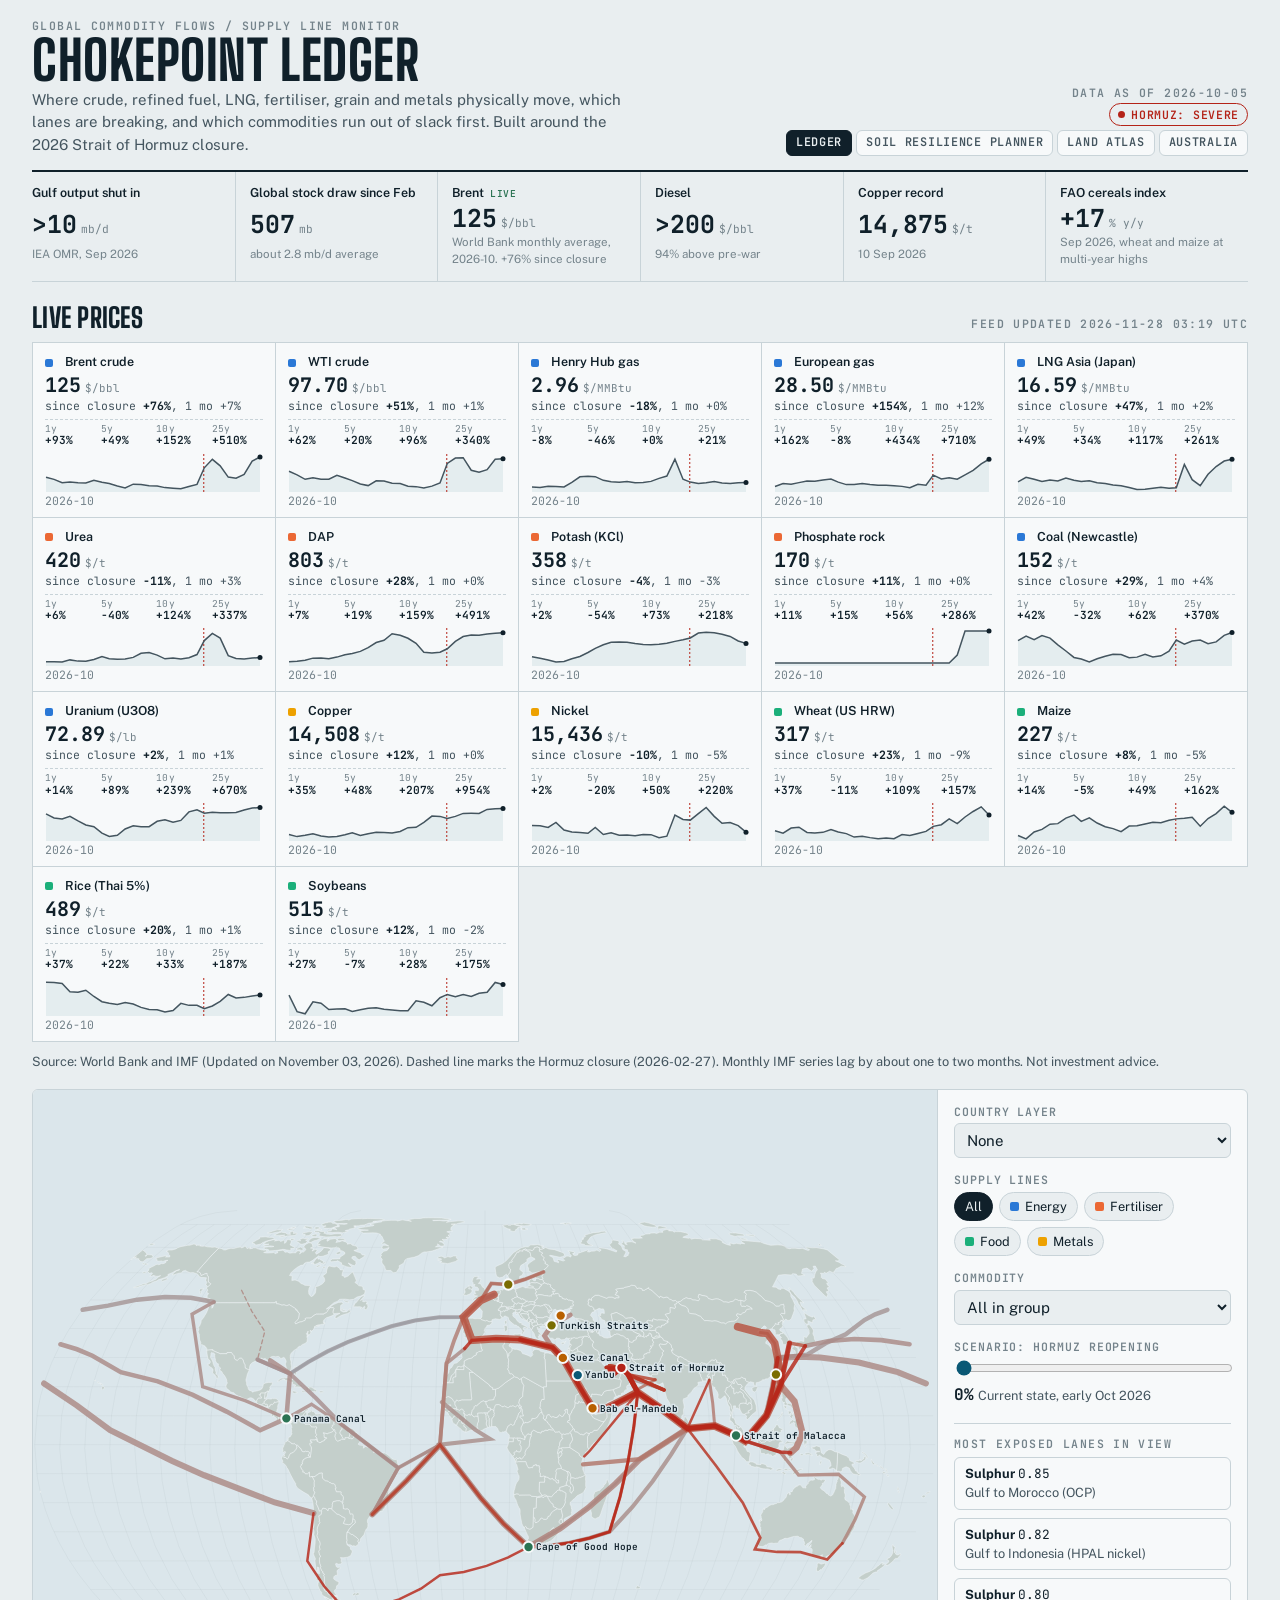
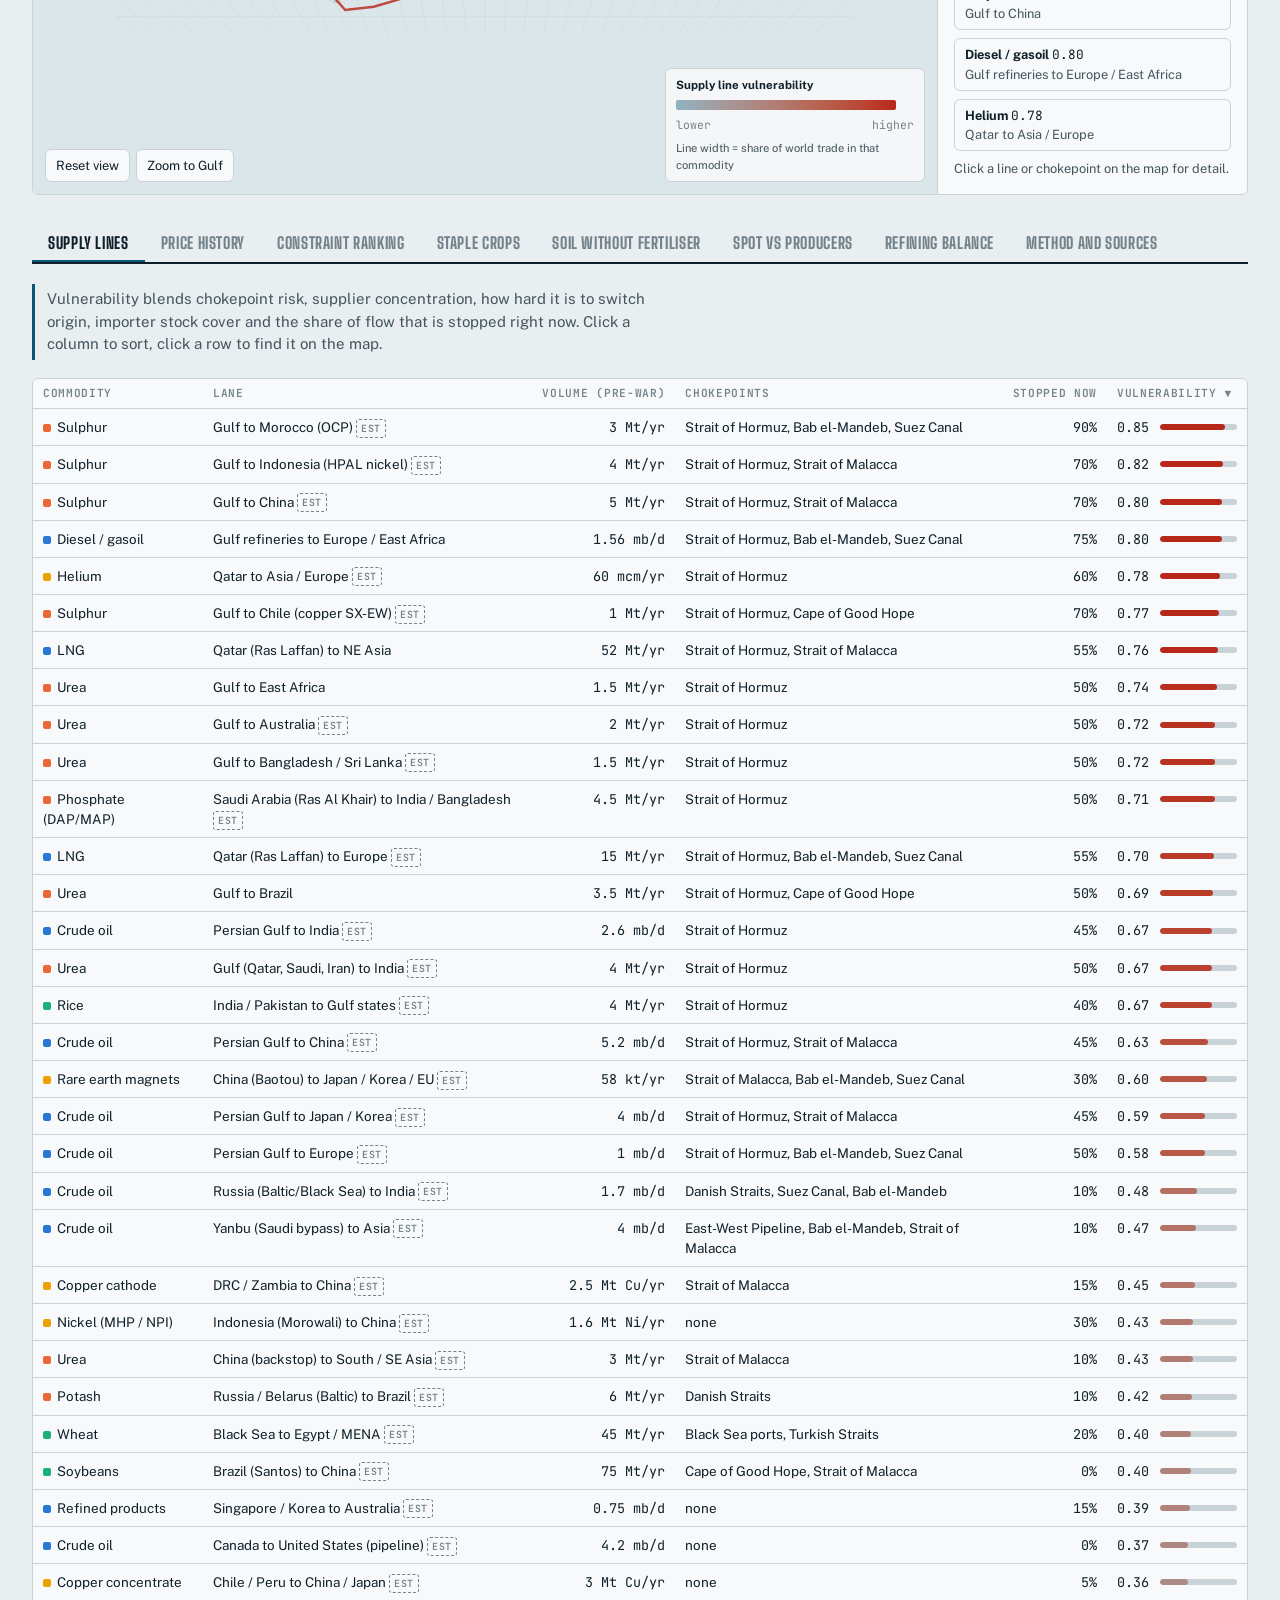
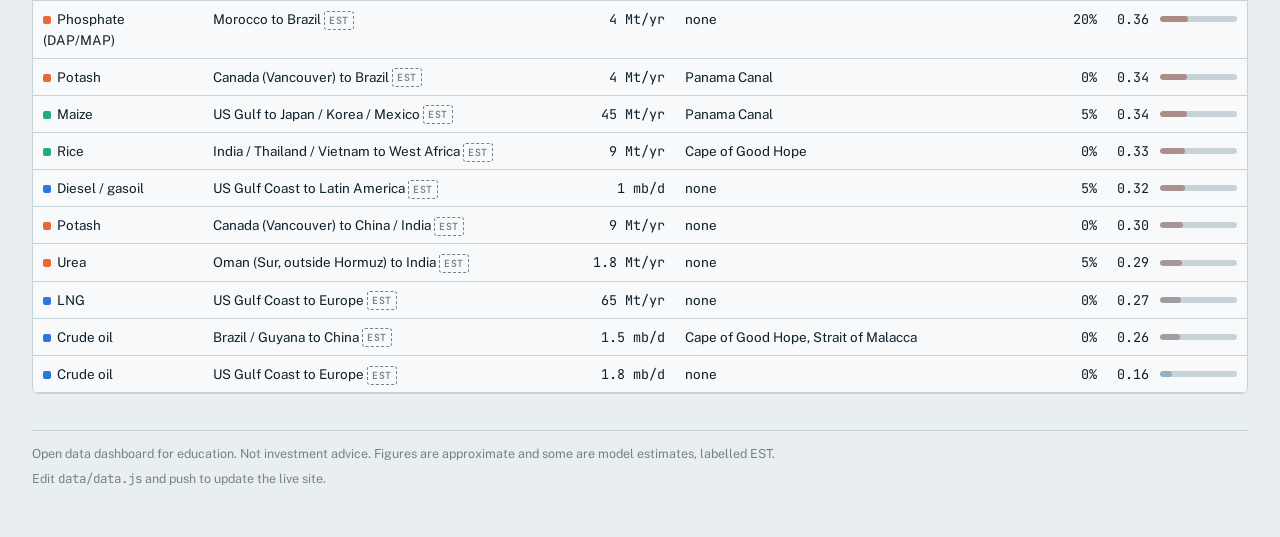
<file: index.html>
<!doctype html>
<html lang="en">
<head>
<meta charset="utf-8">
<meta name="viewport" content="width=device-width, initial-scale=1, viewport-fit=cover">
<title>Chokepoint Ledger</title>
<meta name="description" content="Interactive map of global energy, fertiliser, food and metal supply lines with vulnerability scoring and supply constraint analysis.">
<link rel="stylesheet" href="assets/style.css">
</head>
<body>
<div class="wrap">
  <header class="mast">
    <div>
      <p class="eyebrow">Global commodity flows / supply line monitor</p>
      <h1>Chokepoint Ledger</h1>
      <p class="lede">Where crude, refined fuel, LNG, fertiliser, grain and metals physically move, which lanes are breaking, and which commodities run out of slack first. Built around the 2026 Strait of Hormuz closure.</p>
    </div>
    <div class="meta">
      <span class="eyebrow">Data as of <span id="asof" class="mono"></span></span>
      <span><span class="pill st-severe">Hormuz: severe</span></span>
      <nav class="sitenav" aria-label="Pages"><a href="index.html" aria-current="page">Ledger</a><a href="soil.html">Soil Resilience Planner</a><a href="land.html">Land Atlas</a><a href="au.html">Australia</a></nav>
    </div>
  </header>

  <section class="tape" id="tape" aria-label="Headline indicators"></section>

  <section class="live" id="live" aria-label="Live prices" hidden>
    <div class="live-head">
      <h2>Live prices</h2>
      <span class="eyebrow" id="liveStamp"></span>
    </div>
    <div class="live-grid" id="liveGrid"></div>
    <p class="note" id="liveNote"></p>
  </section>

  <section class="desk" aria-label="Map">
    <div class="mapbox">
      <svg id="map" role="img" aria-label="World map of commodity supply lines coloured by vulnerability"></svg>
      <div class="mapctl">
        <button class="btn" id="zoomReset" type="button">Reset view</button>
        <button class="btn" id="zoomGulf" type="button">Zoom to Gulf</button>
      </div>
      <div class="legend" id="legend"></div>
    </div>
    <aside class="side">
      <div class="field">
        <label for="layer">Country layer</label>
        <select id="layer">
          <option value="none">None</option>
          <option value="prod">Crude production (mb/d)</option>
          <option value="ref">Refinery capacity (mb/d)</option>
          <option value="cons">Oil consumption (mb/d)</option>
          <option value="bal">Refining balance: capacity minus use</option>
          <option value="shutin">Output shut in now (est.)</option>
          <option value="soil">Soil fertility index (est.)</option>
          <option value="foodvul">Food input vulnerability (est.)</option>
        </select>
      </div>
      <div class="field">
        <span class="lab">Supply lines</span>
        <div class="chips" id="groups"></div>
      </div>
      <div class="field">
        <label for="commodity">Commodity</label>
        <select id="commodity"></select>
      </div>
      <div class="field">
        <label for="scen">Scenario: Hormuz reopening</label>
        <input type="range" id="scen" min="0" max="100" step="5" value="0">
        <div><span class="scen-val" id="scenVal">0%</span> <span class="note" id="scenNote">Current state, early Oct 2026</span></div>
      </div>
      <div class="detail" id="detail"></div>
    </aside>
  </section>

  <nav class="tabs" role="tablist" aria-label="Analysis">
    <button class="tab" role="tab" id="tab-lines" aria-selected="true" aria-controls="p-lines">Supply lines</button>
    <button class="tab" role="tab" id="tab-hist" aria-selected="false" aria-controls="p-hist">Price history</button>
    <button class="tab" role="tab" id="tab-rank" aria-selected="false" aria-controls="p-rank">Constraint ranking</button>
    <button class="tab" role="tab" id="tab-crops" aria-selected="false" aria-controls="p-crops">Staple crops</button>
    <button class="tab" role="tab" id="tab-soil" aria-selected="false" aria-controls="p-soil">Soil without fertiliser</button>
    <button class="tab" role="tab" id="tab-div" aria-selected="false" aria-controls="p-div">Spot vs producers</button>
    <button class="tab" role="tab" id="tab-bal" aria-selected="false" aria-controls="p-bal">Refining balance</button>
    <button class="tab" role="tab" id="tab-method" aria-selected="false" aria-controls="p-method">Method and sources</button>
  </nav>

  <section class="panel" id="p-lines" role="tabpanel" aria-labelledby="tab-lines">
    <p class="callout">Vulnerability blends chokepoint risk, supplier concentration, how hard it is to switch origin, importer stock cover and the share of flow that is stopped right now. Click a column to sort, click a row to find it on the map.</p>
    <div class="tscroll"><table id="routeTable"></table></div>
  </section>

  <section class="panel" id="p-hist" role="tabpanel" aria-labelledby="tab-hist" hidden>
    <div class="histctl" aria-label="Chart controls">
      <div class="field"><span class="lab">Range</span><div class="chips" id="hRange" role="radiogroup" aria-label="Time range"></div></div>
      <div class="field"><span class="lab">Show as</span><div class="chips" id="hMode" role="radiogroup" aria-label="Value mode"></div></div>
      <label class="check"><input type="checkbox" id="hLog"> Log scale <span class="note">Equal heights mean equal percentage moves</span></label>
      <label class="check"><input type="checkbox" id="hEvents" checked> Mark events</label>
    </div>
    <div class="histpick" id="hPick" aria-label="Pick up to six series"></div>
    <div class="histchart">
      <div class="histlegend" id="hLegend"></div>
      <svg id="hSvg" role="img" aria-label="Price history chart"></svg>
      <p class="note" id="hNote"></p>
    </div>
    <div class="sec-head"><h3>Every series across horizons</h3><span class="note" id="hStamp"></span></div>
    <p class="note">Change is the latest monthly average against the same month 1, 5, 10 and 25 years earlier, in nominal US dollars. The range bar places today's price inside its 25 year low to high, and "real vs 25y avg" compares today's price with its inflation-adjusted 25 year average. Click a row to chart it.</p>
    <div class="tscroll"><table id="hTable"></table></div>
  </section>

  <section class="panel" id="p-rank" role="tabpanel" aria-labelledby="tab-rank" hidden>
    <div class="split">
      <div class="chart" id="rankChart"></div>
      <div style="display:grid;gap:14px">
        <div class="weights" id="weights"></div>
        <div class="callout" id="rankRead"></div>
      </div>
    </div>
  </section>

  <section class="panel" id="p-crops" role="tabpanel" aria-labelledby="tab-crops" hidden>
    <p class="callout" id="cropAnswer"></p>
    <div class="crop-grid">
      <div class="tscroll"><div id="cropTable"></div></div>
      <div class="crop-detail" id="cropDetail"></div>
    </div>
    <div>
      <h3>Where the rice input chain bottlenecks</h3>
      <p class="note" style="margin:4px 0 10px">From gas well to paddy. Status reflects early October 2026. Prices update daily from the live feed.</p>
      <ol class="chain" id="cropChain"></ol>
    </div>
    <div class="chart" id="cropCal"></div>
    <p class="note">Fertiliser use by crop from IFA (2014/15), production from USDA for the same season. Factor scores are judgement calls from the cited reporting. Click a row for detail.</p>
  </section>

  <section class="panel" id="p-soil" role="tabpanel" aria-labelledby="tab-soil" hidden>
    <p class="callout"><strong>Farms fed cities for thousands of years before synthetic fertiliser.</strong> The methods below are the ones with field evidence behind them, from the chinampas that fed Tenochtitlan to the inoculants that let Brazil grow soy on almost no nitrogen fertiliser. They matter now because they cut exposure to the lanes on the map above.</p>
    <div class="balance" id="soilBalance"></div>
    <div class="soil-filters">
      <div class="field"><span class="lab">Supplies</span><div class="chips" id="soilNut"></div></div>
      <div class="field"><span class="lab">Climate</span><div class="chips" id="soilClim"></div></div>
      <div class="soil-actions">
        <button class="btn" type="button" id="soilSites">Show where each method comes from</button>
        <a class="btn btn-go" href="soil.html">Build a plan for a country</a>
      </div>
    </div>
    <div class="mgrid" id="soilCards"></div>
    <p class="note">Evidence strength: strong = multiple meta-analyses or long-term trials, moderate = consistent field trials, mixed = results depend heavily on conditions. Microdosing is included as a bridge because it still uses a little fertiliser.</p>

    <div class="subsec" id="landBox">
      <div class="sec-head"><h2>Turning marginal land productive</h2><span class="note">Salt, sodium, serpentine, tailings, acid sulfate, sand and eroded slopes</span></div>
      <p class="callout">About 10.7% of the world's land is salt-affected and up to 40% is degraded. Some of it can be brought back into food production. Some of it is better used for crops that are not food at all: halophytes for feed and oil, and hyperaccumulator plants that mine nickel out of soils too toxic to farm. Pick a land type for a staged pathway.</p>
      <div class="chips" id="landChips"></div>
      <div id="landDetail"></div>
    </div>

    <div class="subsec">
      <div class="sec-head"><h2>Land restoration that worked at scale</h2><span class="note">Projects with measured results. Filtered by the land type above</span></div>
      <div class="soil-actions" style="margin-left:0"><button class="btn" type="button" id="projSites">Show the projects on the map</button></div>
      <div class="pgrid" id="projCards"></div>
    </div>
  </section>

  <section class="panel" id="p-div" role="tabpanel" aria-labelledby="tab-div" hidden>
    <p class="callout"><strong>Why spot prices and producer earnings drift apart.</strong> A supply shock raises the spot price, but a producer only keeps the part that is not eaten by its own inputs, its hedges, its contracts and its location. In 2026 the same disruption that lifts metal and fertiliser prices also raises the price of diesel, sulphuric acid and ammonia, which are the inputs that miners and fertiliser makers burn.</p>
    <div class="ledger" id="ledger"></div>
    <p class="note">Educational analysis, not investment advice.</p>
  </section>

  <section class="panel" id="p-bal" role="tabpanel" aria-labelledby="tab-bal" hidden>
    <div class="split">
      <div class="chart" id="balChart"></div>
      <div class="callout" id="balRead"></div>
    </div>
  </section>

  <section class="panel" id="p-method" role="tabpanel" aria-labelledby="tab-method" hidden>
    <div class="split">
      <div style="display:grid;gap:12px;max-width:72ch">
        <h3>How the scores work</h3>
        <p><b>Supply line vulnerability</b> = weighted sum of chokepoint risk (highest risk chokepoint on the lane), supplier concentration, 1 minus substitutability, stock thinness (1 minus cover days / 180, floored at 0) and current disruption. Hormuz dependent lanes scale their disruption and chokepoint risk down as the reopening slider rises.</p>
        <p><b>Commodity constraint score</b> = weighted sum of seven 0 to 1 factors. The ghost tick on each bar is the score with Hormuz fully reopened. A long gap means the constraint is transient. A short gap means it is structural.</p>
        <p><b>Soil fertility and food input vulnerability</b> are indicative teaching composites. Food input vulnerability = 0.4 x (1 minus soil index/100) + 0.3 x fertiliser import share + 0.3 x share of fertiliser imports routed through Hormuz. Replace them with ISRIC SoilGrids and FAOSTAT data for publication grade work.</p>
        <p>Items tagged <span class="est">EST</span> are model estimates built from the cited reporting and standard reference balances. Country oil balances are approximate 2024 to 2025 pre-war values. All inputs live in <span class="mono">data/data.js</span>.</p>
      </div>
      <div>
        <h3 style="margin-bottom:10px">Sources</h3>
        <ul class="sources" id="sources"></ul>
      </div>
    </div>
  </section>

  <footer class="foot">
    <span>Open data dashboard for education. Not investment advice. Figures are approximate and some are model estimates, labelled EST.</span>
    <span>Edit <span class="mono">data/data.js</span> and push to update the live site.</span>
  </footer>
</div>
<div class="tip" id="tip" hidden></div>
<script src="assets/vendor/d3.min.js"></script>
<script src="assets/vendor/topojson-client.min.js"></script>
<script src="data/world.js"></script>
<script src="data/data.js"></script>
<script src="data/soil.js"></script>
<script src="data/atlas-index.js"></script>
<script src="assets/app.js"></script>
<script src="assets/history.js"></script>
</body>
</html>
</file>
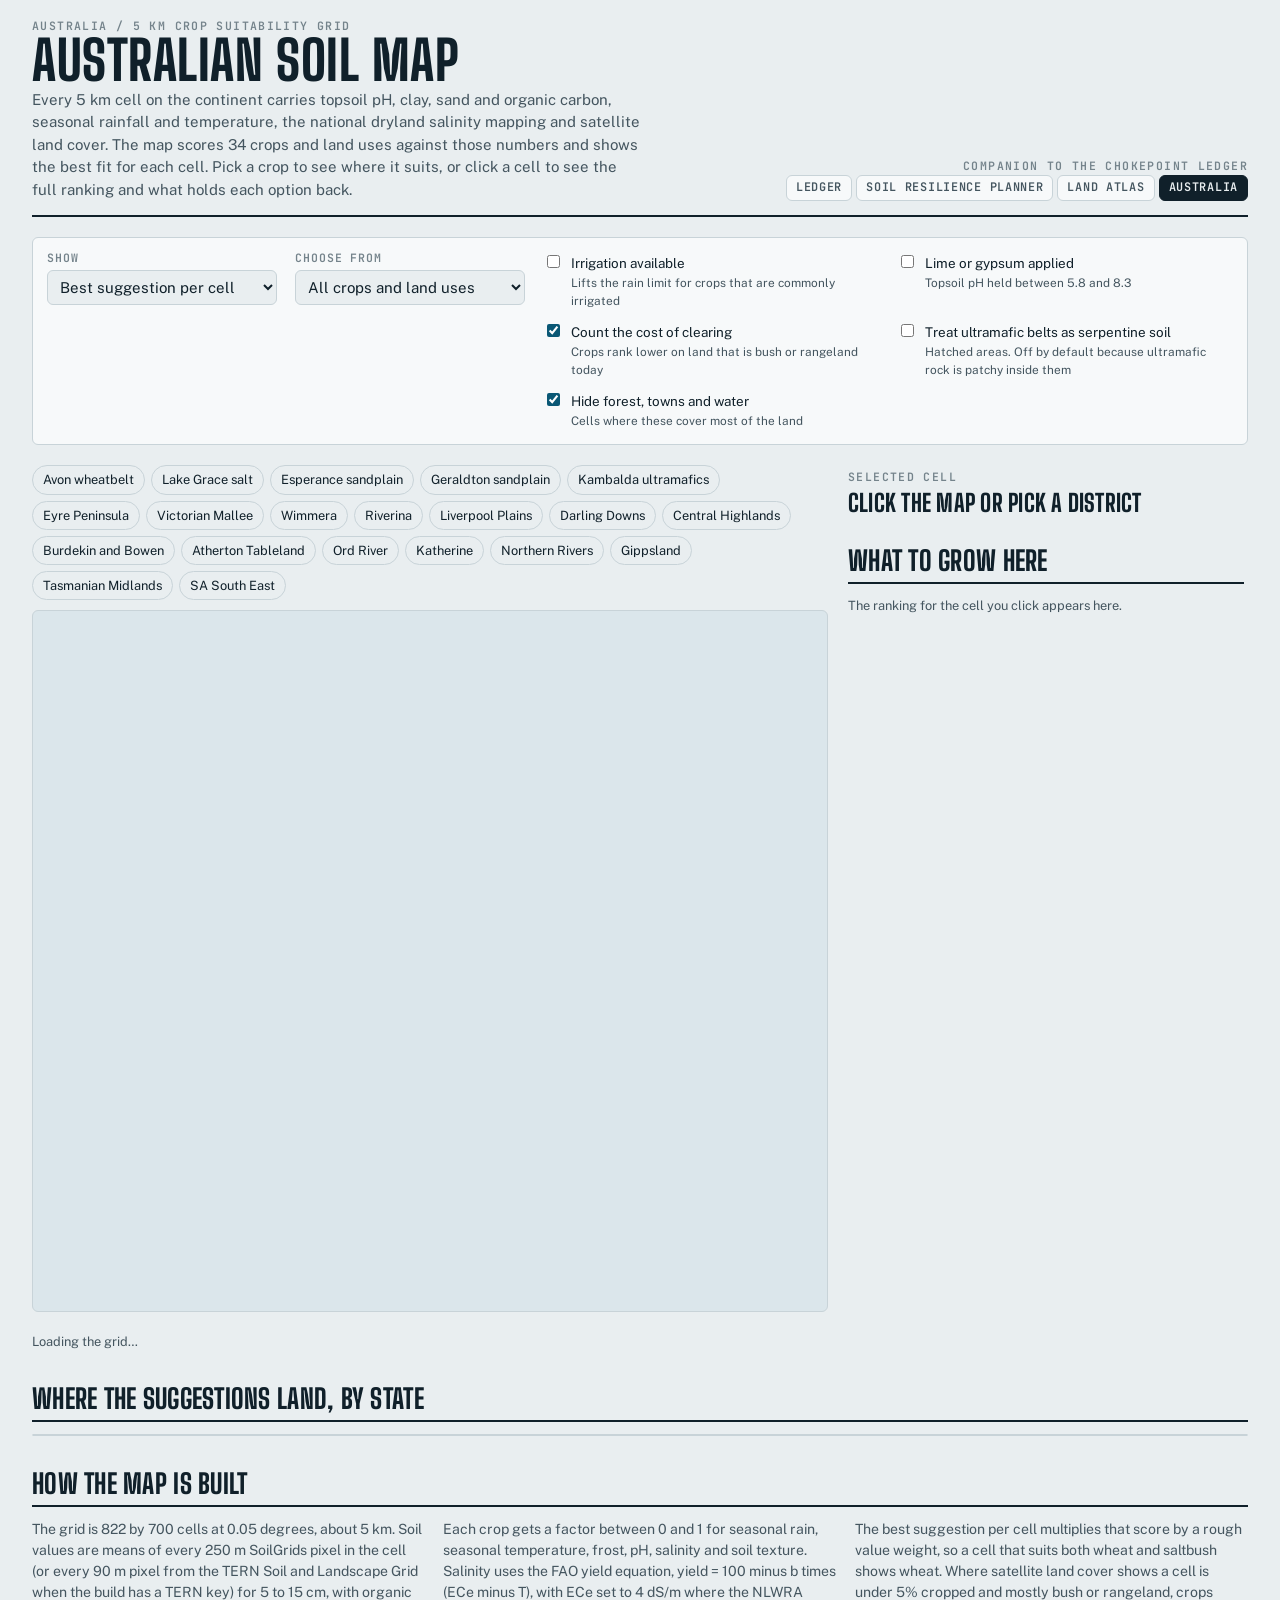
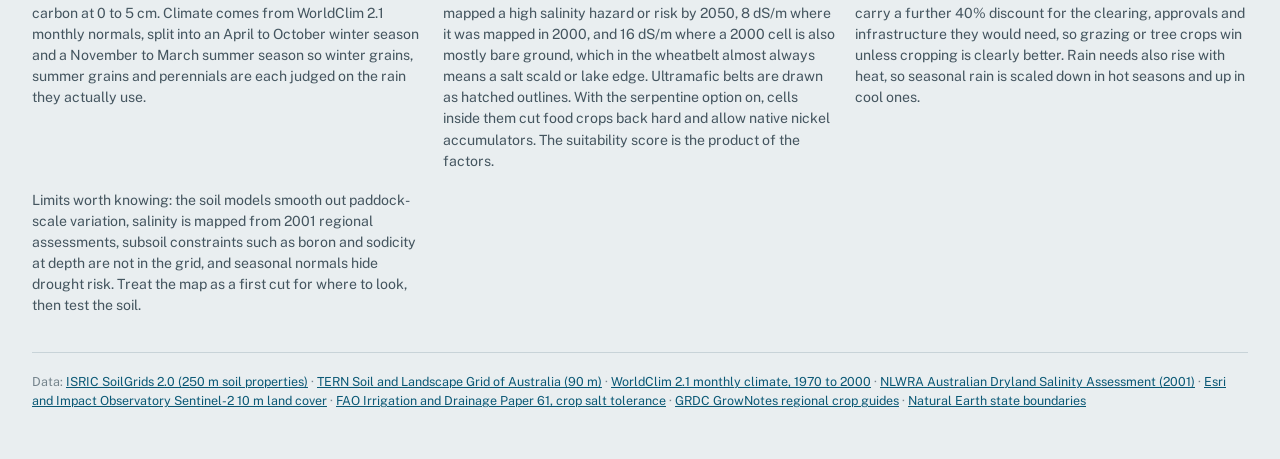
<file: au.html>
<!doctype html>
<html lang="en">
<head>
<meta charset="utf-8">
<meta name="viewport" content="width=device-width, initial-scale=1, viewport-fit=cover">
<title>Australian Soil Map</title>
<meta name="description" content="A 5 km grid of Australian soil, climate, dryland salinity and land cover, scored against 34 crops and land uses to suggest what to grow and where. Click any cell for the full ranking and what limits each option.">
<link rel="stylesheet" href="https://js.arcgis.com/4.34/esri/themes/light/main.css" media="(prefers-color-scheme: light), (prefers-color-scheme: no-preference)">
<link rel="stylesheet" href="https://js.arcgis.com/4.34/esri/themes/dark/main.css" media="(prefers-color-scheme: dark)">
<link rel="stylesheet" href="assets/style.css">
</head>
<body>
<div class="wrap">
  <header class="mast">
    <div>
      <p class="eyebrow">Australia / 5 km crop suitability grid</p>
      <h1>Australian Soil Map</h1>
      <p class="lede">Every 5 km cell on the continent carries topsoil pH, clay, sand and organic carbon, seasonal rainfall and temperature, the national dryland salinity mapping and satellite land cover. The map scores 34 crops and land uses against those numbers and shows the best fit for each cell. Pick a crop to see where it suits, or click a cell to see the full ranking and what holds each option back.</p>
    </div>
    <div class="meta">
      <span class="eyebrow">Companion to the Chokepoint Ledger</span>
      <nav class="sitenav" aria-label="Pages"><a href="index.html">Ledger</a><a href="soil.html">Soil Resilience Planner</a><a href="land.html">Land Atlas</a><a href="au.html" aria-current="page">Australia</a></nav>
    </div>
  </header>

  <section class="auctl" aria-label="Map controls">
    <div class="field">
      <label for="modeSel">Show</label>
      <select id="modeSel">
        <optgroup label="Suggestions">
          <option value="best">Best suggestion per cell</option>
          <option value="crop">Suitability for one crop</option>
        </optgroup>
        <optgroup label="Soil and climate">
          <option value="ph">Topsoil pH</option>
          <option value="clay">Clay content</option>
          <option value="soc">Organic carbon</option>
          <option value="rain">Annual rainfall</option>
          <option value="rainW">April to October rainfall</option>
          <option value="rainS">November to March rainfall</option>
          <option value="sal">Dryland salinity (NLWRA)</option>
          <option value="crops">Current cropping share</option>
        </optgroup>
      </select>
    </div>
    <div class="field" id="cropField">
      <label for="cropSel">Crop</label>
      <select id="cropSel"></select>
    </div>
    <div class="field" id="groupField">
      <label for="groupSel">Choose from</label>
      <select id="groupSel"></select>
    </div>
    <div class="auchecks">
      <label class="check"><input type="checkbox" id="irr"> Irrigation available <span class="note">Lifts the rain limit for crops that are commonly irrigated</span></label>
      <label class="check"><input type="checkbox" id="fix"> Lime or gypsum applied <span class="note">Topsoil pH held between 5.8 and 8.3</span></label>
      <label class="check"><input type="checkbox" id="conv" checked> Count the cost of clearing <span class="note">Crops rank lower on land that is bush or rangeland today</span></label>
      <label class="check"><input type="checkbox" id="ultra"> Treat ultramafic belts as serpentine soil <span class="note">Hatched areas. Off by default because ultramafic rock is patchy inside them</span></label>
      <label class="check"><input type="checkbox" id="farm" checked> Hide forest, towns and water <span class="note">Cells where these cover most of the land</span></label>
    </div>
  </section>

  <div class="atlas">
    <div class="atlas-map">
      <div class="presets" id="districts" aria-label="Jump to a district"></div>
      <div id="viewDiv" role="application" aria-label="Map of Australia. Click a cell to see its crop ranking."></div>
      <div class="maplegend" id="legend"></div>
      <p class="note" id="status">Loading the grid…</p>
    </div>

    <aside class="atlas-side" aria-live="polite">
      <section class="spot">
        <span class="eyebrow">Selected cell</span>
        <h2 id="cellName">Click the map or pick a district</h2>
        <p class="note" id="cellCoords"></p>
        <div class="readouts" id="cellRo"></div>
      </section>
      <section class="overrides" id="ecBox" hidden>
        <div class="field">
          <label for="ecIn">Root-zone salinity for this cell, ECe <span class="mono" id="ecVal"></span></label>
          <input type="range" id="ecIn" min="0" max="40" step="0.5" value="1">
          <span class="note">Set from the salinity map. Move it to match a soil test or an EM38 survey.</span>
        </div>
      </section>
      <section>
        <div class="sec-head"><h2>What to grow here</h2></div>
        <div id="cellCrops"><p class="note">The ranking for the cell you click appears here.</p></div>
      </section>
      <section id="cellLinks" class="exports" hidden></section>
    </aside>
  </div>

  <section class="ausec">
    <div class="sec-head"><h2 id="tallyHead">Where the suggestions land, by state</h2></div>
    <p class="note" id="tallyNote"></p>
    <div class="tscroll"><table id="tally"></table></div>
  </section>

  <section class="ausec">
    <div class="sec-head"><h2>How the map is built</h2></div>
    <div class="method2">
      <p>The grid is 822 by 700 cells at 0.05 degrees, about 5 km. Soil values are means of every 250 m SoilGrids pixel in the cell (or every 90 m pixel from the TERN Soil and Landscape Grid when the build has a TERN key) for 5 to 15 cm, with organic carbon at 0 to 5 cm. Climate comes from WorldClim 2.1 monthly normals, split into an April to October winter season and a November to March summer season so winter grains, summer grains and perennials are each judged on the rain they actually use.</p>
      <p>Each crop gets a factor between 0 and 1 for seasonal rain, seasonal temperature, frost, pH, salinity and soil texture. Salinity uses the FAO yield equation, yield = 100 minus b times (ECe minus T), with ECe set to 4 dS/m where the NLWRA mapped a high salinity hazard or risk by 2050, 8 dS/m where it was mapped in 2000, and 16 dS/m where a 2000 cell is also mostly bare ground, which in the wheatbelt almost always means a salt scald or lake edge. Ultramafic belts are drawn as hatched outlines. With the serpentine option on, cells inside them cut food crops back hard and allow native nickel accumulators. The suitability score is the product of the factors.</p>
      <p>The best suggestion per cell multiplies that score by a rough value weight, so a cell that suits both wheat and saltbush shows wheat. Where satellite land cover shows a cell is under 5% cropped and mostly bush or rangeland, crops carry a further 40% discount for the clearing, approvals and infrastructure they would need, so grazing or tree crops win unless cropping is clearly better. Rain needs also rise with heat, so seasonal rain is scaled down in hot seasons and up in cool ones.</p>
      <p>Limits worth knowing: the soil models smooth out paddock-scale variation, salinity is mapped from 2001 regional assessments, subsoil constraints such as boron and sodicity at depth are not in the grid, and seasonal normals hide drought risk. Treat the map as a first cut for where to look, then test the soil.</p>
    </div>
  </section>

  <section class="foot">
    <span id="built"></span>
    <span id="ausources"></span>
  </section>
</div>
<script src="data/au_crops.js"></script>
<script src="https://js.arcgis.com/4.34/"></script>
<script src="assets/au.js"></script>
</body>
</html>
</file>
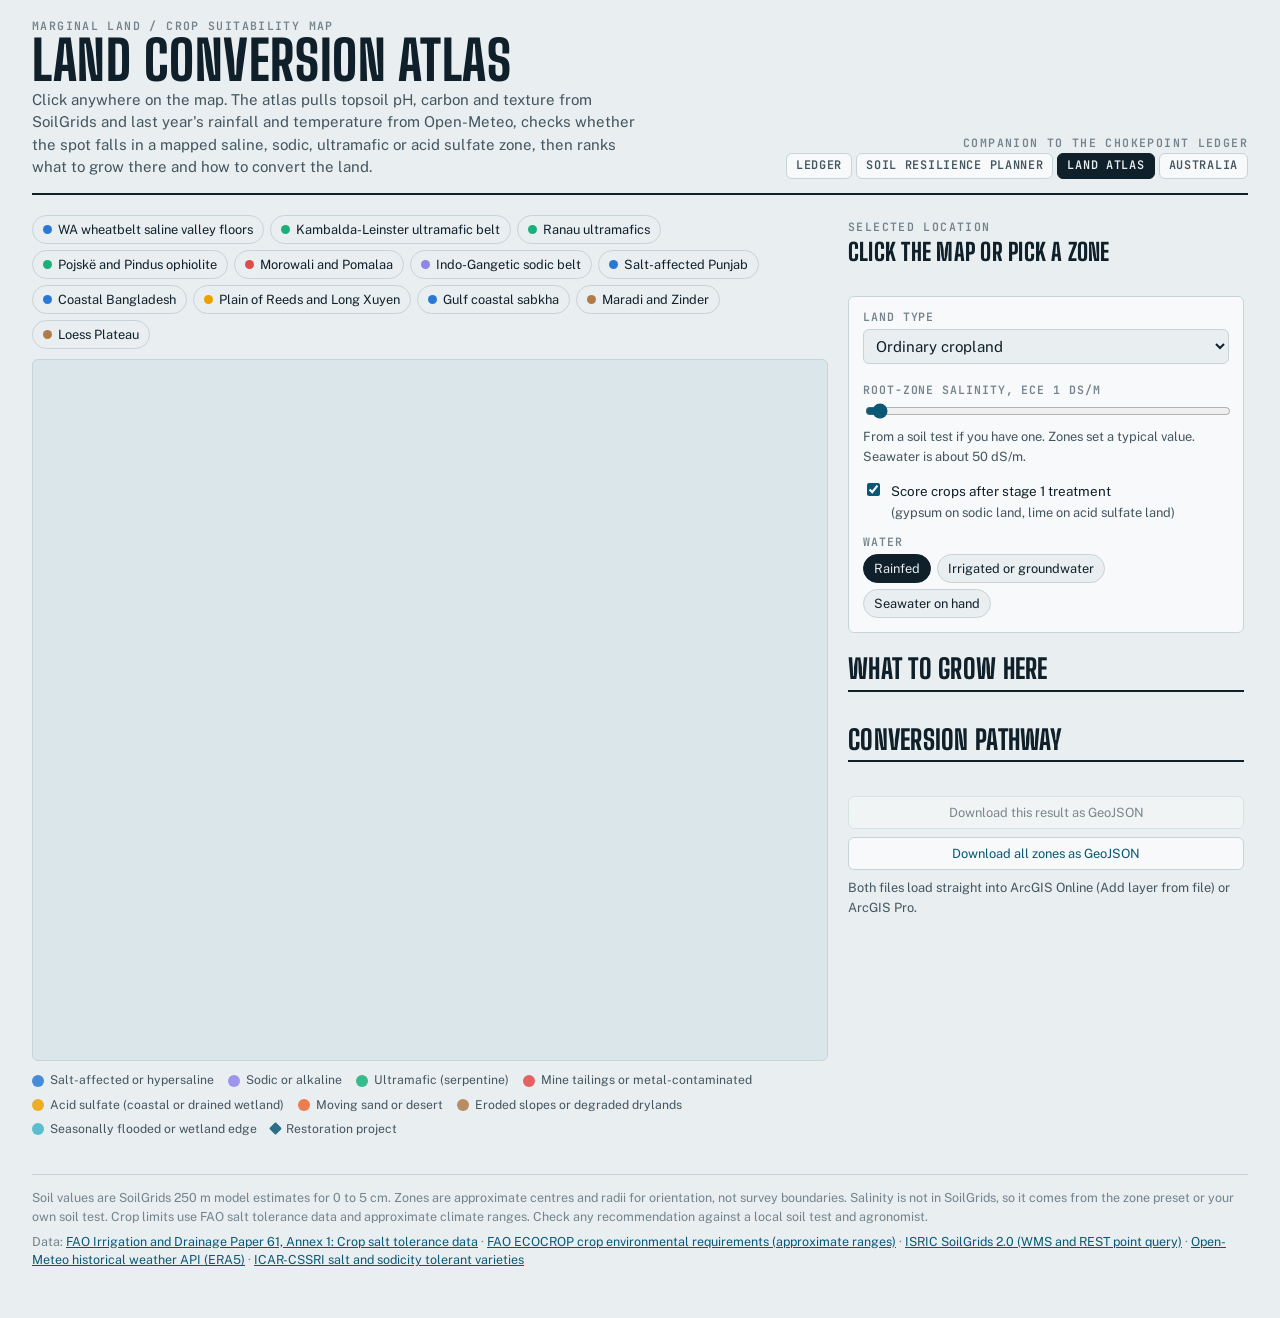
<file: land.html>
<!doctype html>
<html lang="en">
<head>
<meta charset="utf-8">
<meta name="viewport" content="width=device-width, initial-scale=1, viewport-fit=cover">
<title>Land Conversion Atlas</title>
<meta name="description" content="ArcGIS map of salt-affected, sodic, ultramafic, acid sulfate and degraded land. Click anywhere to pull live soil and climate data and get ranked crops and a conversion pathway for that spot.">
<link rel="stylesheet" href="https://js.arcgis.com/4.34/esri/themes/light/main.css" media="(prefers-color-scheme: light), (prefers-color-scheme: no-preference)">
<link rel="stylesheet" href="https://js.arcgis.com/4.34/esri/themes/dark/main.css" media="(prefers-color-scheme: dark)">
<link rel="stylesheet" href="assets/style.css">
</head>
<body>
<div class="wrap">
  <header class="mast">
    <div>
      <p class="eyebrow">Marginal land / crop suitability map</p>
      <h1>Land Conversion Atlas</h1>
      <p class="lede">Click anywhere on the map. The atlas pulls topsoil pH, carbon and texture from SoilGrids and last year's rainfall and temperature from Open-Meteo, checks whether the spot falls in a mapped saline, sodic, ultramafic or acid sulfate zone, then ranks what to grow there and how to convert the land.</p>
    </div>
    <div class="meta">
      <span class="eyebrow">Companion to the Chokepoint Ledger</span>
      <nav class="sitenav" aria-label="Pages"><a href="index.html">Ledger</a><a href="soil.html">Soil Resilience Planner</a><a href="land.html" aria-current="page">Land Atlas</a><a href="au.html">Australia</a></nav>
    </div>
  </header>

  <div class="atlas">
    <div class="atlas-map">
      <div class="presets" id="presets" aria-label="Jump to a mapped zone"></div>
      <div id="viewDiv" role="application" aria-label="Map. Click a location to analyse it."></div>
      <div class="maplegend" id="maplegend"></div>
    </div>

    <aside class="atlas-side" aria-live="polite">
      <section class="spot" id="spot">
        <span class="eyebrow">Selected location</span>
        <h2 id="spotName">Click the map or pick a zone</h2>
        <p class="note" id="spotCoords"></p>
        <div class="readouts" id="readouts"></div>
      </section>

      <section class="overrides">
        <div class="field">
          <label for="landSel">Land type</label>
          <select id="landSel"></select>
          <span class="note" id="landWhy"></span>
        </div>
        <div class="field">
          <label for="ecIn">Root-zone salinity, ECe <span class="mono" id="ecVal"></span></label>
          <input type="range" id="ecIn" min="0" max="50" step="0.5" value="1">
          <span class="note">From a soil test if you have one. Zones set a typical value. Seawater is about 50 dS/m.</span>
        </div>
        <label class="check"><input type="checkbox" id="treated" checked> Score crops after stage 1 treatment <span class="note">(gypsum on sodic land, lime on acid sulfate land)</span></label>
        <div class="field">
          <span class="lab">Water</span>
          <div class="chips" id="waterChips"></div>
        </div>
      </section>

      <section>
        <div class="sec-head"><h2>What to grow here</h2></div>
        <div id="cropList"></div>
      </section>

      <section>
        <div class="sec-head"><h2>Conversion pathway</h2></div>
        <div id="pathway"></div>
      </section>

      <section class="exports">
        <button class="btn" type="button" id="dlSpot" disabled>Download this result as GeoJSON</button>
        <a class="btn" href="data/zones.geojson" download>Download all zones as GeoJSON</a>
        <span class="note">Both files load straight into ArcGIS Online (Add layer from file) or ArcGIS Pro.</span>
      </section>
    </aside>
  </div>

  <section class="foot">
    <span>Soil values are SoilGrids 250 m model estimates for 0 to 5 cm. Zones are approximate centres and radii for orientation, not survey boundaries. Salinity is not in SoilGrids, so it comes from the zone preset or your own soil test. Crop limits use FAO salt tolerance data and approximate climate ranges. Check any recommendation against a local soil test and agronomist.</span>
    <span id="asources"></span>
  </section>
</div>
<div class="tip" id="tip" hidden></div>
<script src="data/soil.js"></script>
<script src="data/atlas.js"></script>
<script src="https://js.arcgis.com/4.34/"></script>
<script src="assets/atlas.js"></script>
</body>
</html>
</file>
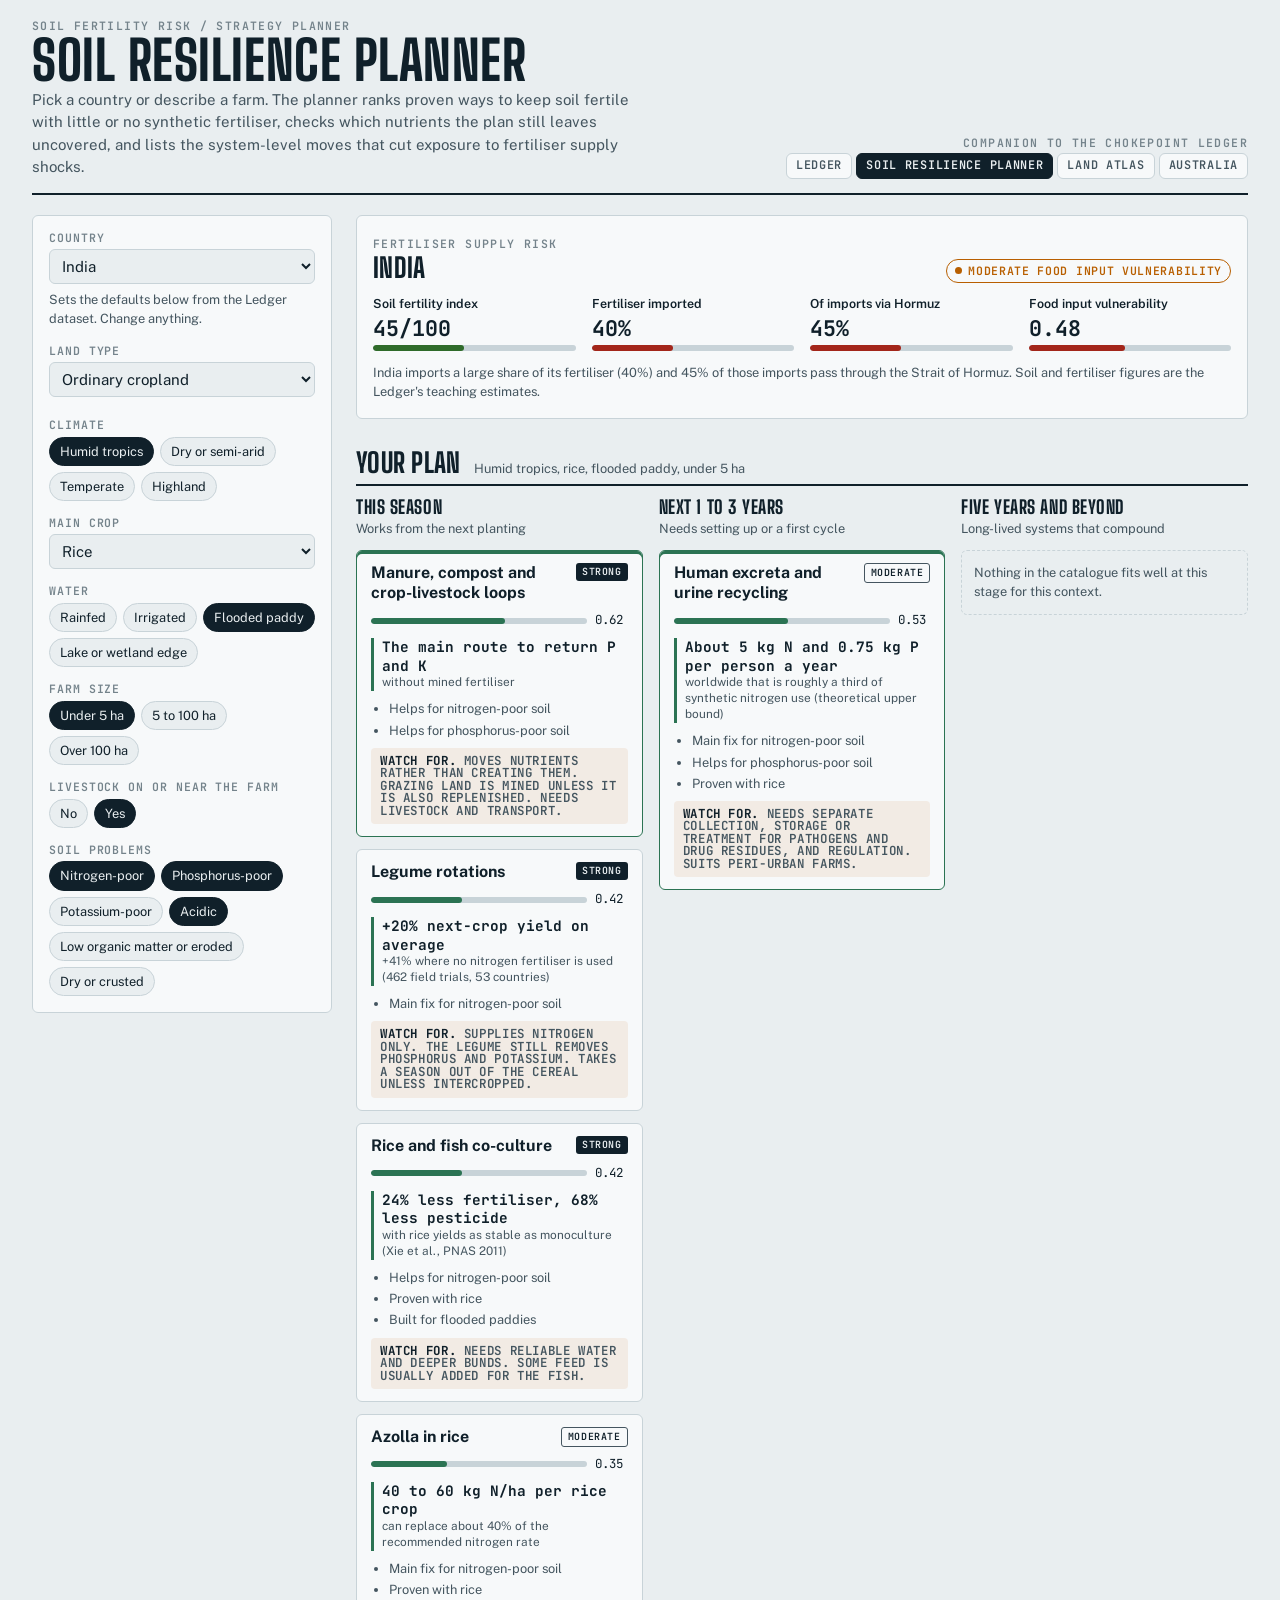
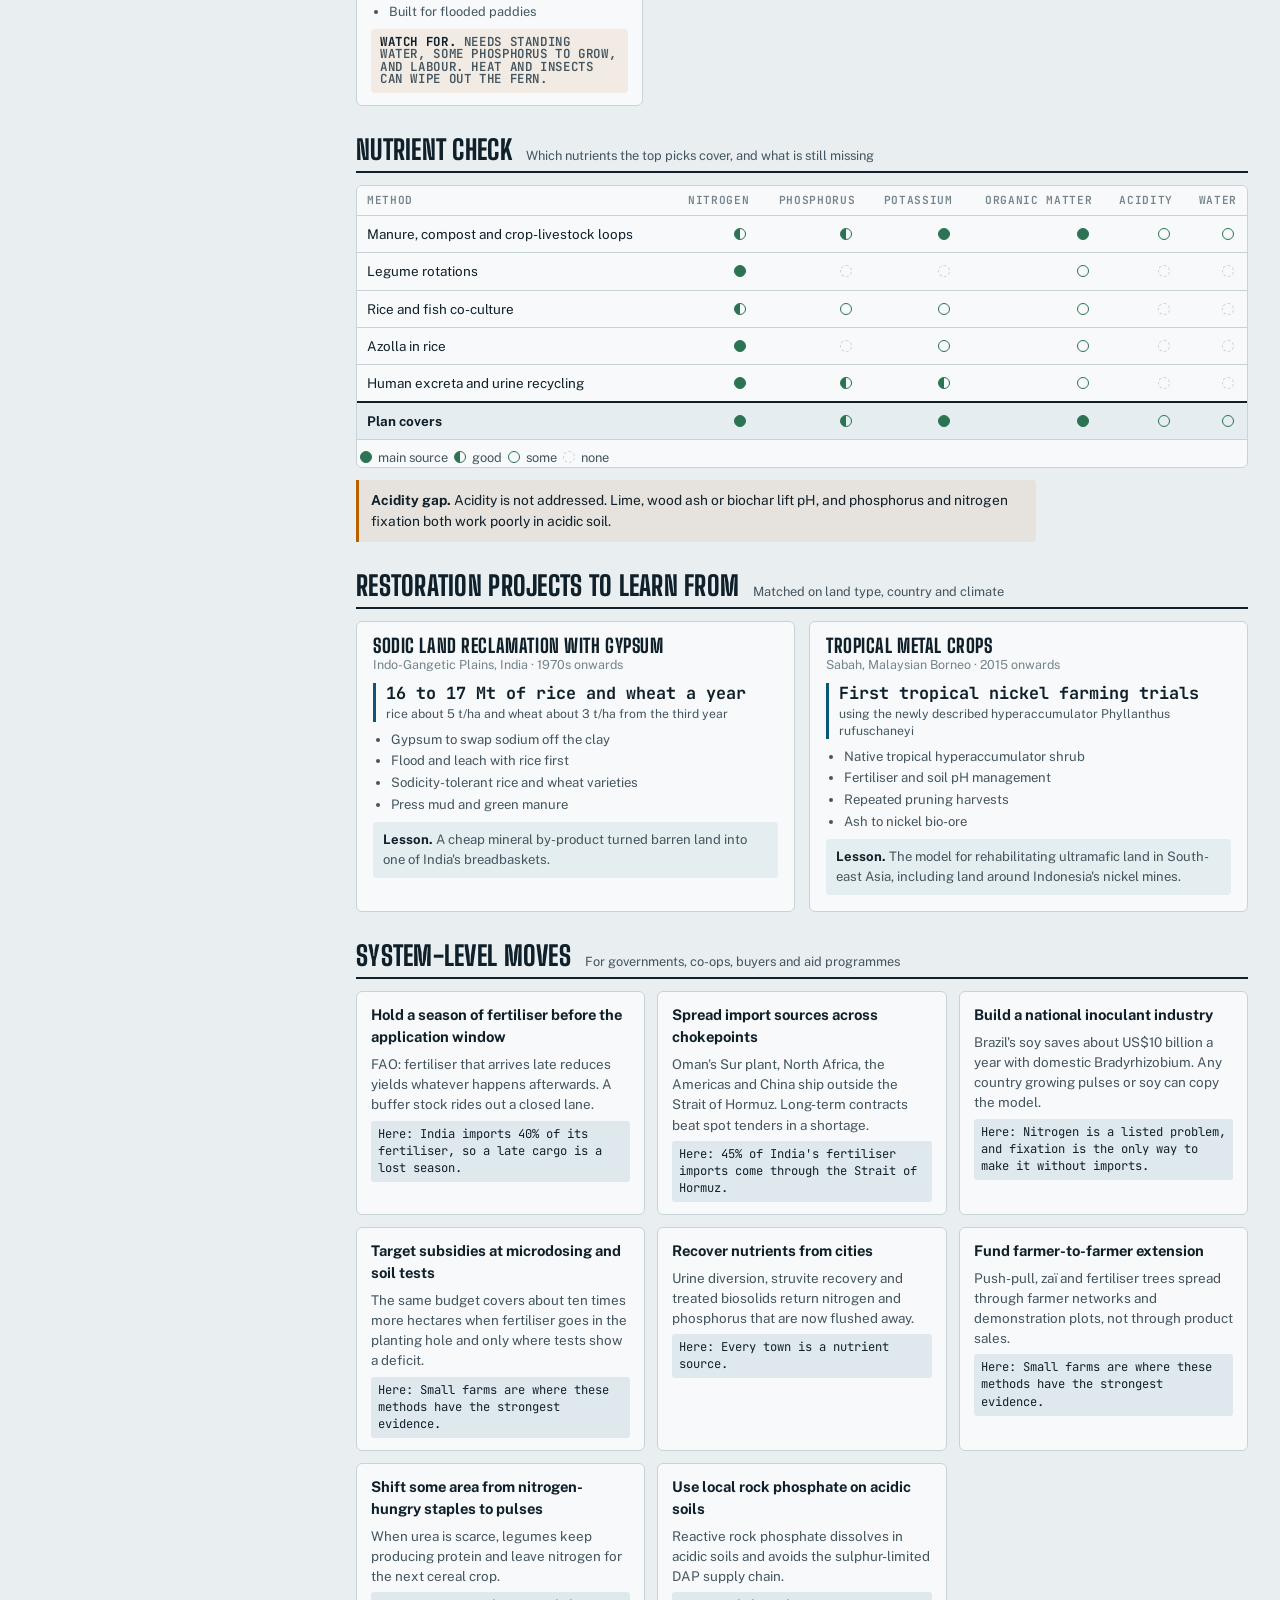
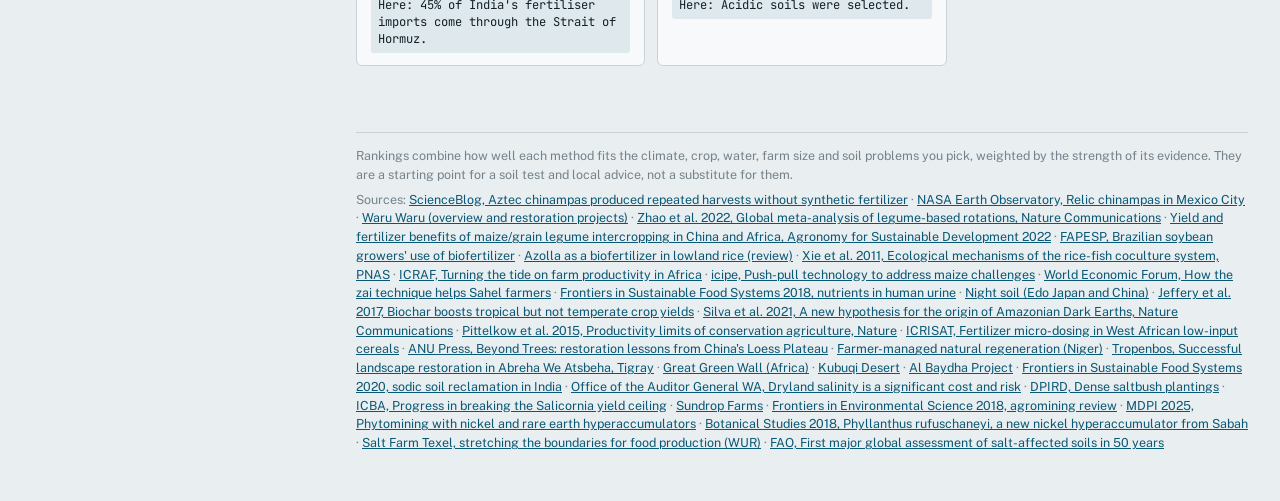
<file: soil.html>
<!doctype html>
<html lang="en">
<head>
<meta charset="utf-8">
<meta name="viewport" content="width=device-width, initial-scale=1, viewport-fit=cover">
<title>Soil Resilience Planner</title>
<meta name="description" content="Pick a country or farm context and get ranked, evidence-backed strategies to keep soil fertile with little or no synthetic fertiliser, plus system-level actions to cut fertiliser supply risk.">
<link rel="stylesheet" href="assets/style.css">
</head>
<body>
<div class="wrap">
  <header class="mast">
    <div>
      <p class="eyebrow">Soil fertility risk / strategy planner</p>
      <h1>Soil Resilience Planner</h1>
      <p class="lede">Pick a country or describe a farm. The planner ranks proven ways to keep soil fertile with little or no synthetic fertiliser, checks which nutrients the plan still leaves uncovered, and lists the system-level moves that cut exposure to fertiliser supply shocks.</p>
    </div>
    <div class="meta">
      <span class="eyebrow">Companion to the Chokepoint Ledger</span>
      <nav class="sitenav" aria-label="Pages"><a href="index.html">Ledger</a><a href="soil.html" aria-current="page">Soil Resilience Planner</a><a href="land.html">Land Atlas</a><a href="au.html">Australia</a></nav>
    </div>
  </header>

  <div class="planner">
    <form class="pform" id="pform" autocomplete="off">
      <div class="field">
        <label for="country">Country</label>
        <select id="country"></select>
        <span class="note">Sets the defaults below from the Ledger dataset. Change anything.</span>
      </div>
      <div class="field">
        <label for="landtype">Land type</label>
        <select id="landtype"></select>
        <span class="note" id="landHint"></span>
      </div>
      <div class="field"><span class="lab">Climate</span><div class="chips" id="f-cl" role="radiogroup" aria-label="Climate"></div></div>
      <div class="field">
        <label for="crop">Main crop</label>
        <select id="crop">
          <option value="rice">Rice</option><option value="maize">Maize</option><option value="wheat">Wheat</option>
          <option value="millet">Sorghum and millet</option><option value="soy">Soy and pulses</option>
          <option value="roots">Potato, cassava and roots</option><option value="veg">Vegetables</option>
        </select>
      </div>
      <div class="field"><span class="lab">Water</span><div class="chips" id="f-water" role="radiogroup" aria-label="Water"></div></div>
      <div class="field"><span class="lab">Farm size</span><div class="chips" id="f-scale" role="radiogroup" aria-label="Farm size"></div></div>
      <div class="field"><span class="lab">Livestock on or near the farm</span><div class="chips" id="f-live" role="radiogroup" aria-label="Livestock"></div></div>
      <div class="field"><span class="lab">Soil problems</span><div class="chips" id="f-prob" aria-label="Soil problems"></div></div>
    </form>

    <main class="presults" aria-live="polite">
      <section class="exposure" id="exposure"></section>

      <section id="convSec" hidden>
        <div class="sec-head"><h2>Conversion pathway</h2><span class="note" id="convNote"></span></div>
        <div id="conv"></div>
      </section>

      <section>
        <div class="sec-head"><h2>Your plan</h2><span class="note" id="planNote"></span></div>
        <div class="stages" id="stages"></div>
      </section>

      <section class="cov">
        <div class="sec-head"><h2>Nutrient check</h2><span class="note">Which nutrients the top picks cover, and what is still missing</span></div>
        <div class="tscroll"><table id="covTable"></table></div>
        <div id="gaps"></div>
      </section>

      <section>
        <div class="sec-head"><h2>Restoration projects to learn from</h2><span class="note">Matched on land type, country and climate</span></div>
        <div class="pgrid" id="projs"></div>
      </section>

      <section>
        <div class="sec-head"><h2>System-level moves</h2><span class="note">For governments, co-ops, buyers and aid programmes</span></div>
        <ol class="sys" id="sys"></ol>
      </section>

      <section class="foot">
        <span>Rankings combine how well each method fits the climate, crop, water, farm size and soil problems you pick, weighted by the strength of its evidence. They are a starting point for a soil test and local advice, not a substitute for them.</span>
        <span id="psources"></span>
      </section>
    </main>
  </div>
</div>
<div class="tip" id="tip" hidden></div>
<script src="data/data.js"></script>
<script src="data/soil.js"></script>
<script src="data/atlas-index.js"></script>
<script src="assets/planner.js"></script>
</body>
</html>
</file>
<file: assets/style.css>
@font-face { font-family: "Big Shoulders Display"; font-weight: 700; font-display: swap; src: url("fonts/big-shoulders-display-latin-700-normal.woff2") format("woff2"); }
@font-face { font-family: "Big Shoulders Display"; font-weight: 800; font-display: swap; src: url("fonts/big-shoulders-display-latin-800-normal.woff2") format("woff2"); }
@font-face { font-family: "Public Sans"; font-weight: 400; font-display: swap; src: url("fonts/public-sans-latin-400-normal.woff2") format("woff2"); }
@font-face { font-family: "Public Sans"; font-weight: 600; font-display: swap; src: url("fonts/public-sans-latin-600-normal.woff2") format("woff2"); }
@font-face { font-family: "Public Sans"; font-weight: 700; font-display: swap; src: url("fonts/public-sans-latin-700-normal.woff2") format("woff2"); }
@font-face { font-family: "JetBrains Mono"; font-weight: 400; font-display: swap; src: url("fonts/jetbrains-mono-latin-400-normal.woff2") format("woff2"); }
@font-face { font-family: "JetBrains Mono"; font-weight: 600; font-display: swap; src: url("fonts/jetbrains-mono-latin-600-normal.woff2") format("woff2"); }
@font-face { font-family: "JetBrains Mono"; font-weight: 700; font-display: swap; src: url("fonts/jetbrains-mono-latin-700-normal.woff2") format("woff2"); }
/* Layout concept: a harbour-master's chart desk. The sea chart dominates, ledgers sit underneath. */
:root {
  --bg: #e9eef0;
  --surface: #f7f9fa;
  --ink: #10202a;
  --ink-2: #44555f;
  --muted: #74838b;
  --line: #c8d3d8;
  --sea: #dbe6eb;
  --land: #c4cfcb;
  --land-line: #f1f5f6;
  --accent: #0a5875;
  --accent-ink: #ffffff;
  --risk-lo: #8fb3c2;
  --risk-hi: #b8281a;
  --seq-lo: #e4ecef;
  --seq-oil: #0a4f6b;
  --seq-soil: #2f6b2a;
  --seq-vul: #a3261a;
  --div-neg: #b5481f;
  --div-pos: #1d6a8f;
  --div-mid: #d7dcdc;
  --s-severe: #b42318;
  --s-elevated: #b85f00;
  --s-watch: #7a6c00;
  --s-open: #2b7353;
  --s-bypass: #0a5875;
  --series-1: #2a78d6; --series-2: #eb6834; --series-3: #1baf7a; --series-4: #eda100; --series-5: #e87ba4; --series-6: #008300;
  --g-energy: #2a78d6;
  --g-fert: #eb6834;
  --g-food: #1baf7a;
  --g-metals: #eda100;
  --f-display: "Big Shoulders Display", "Arial Narrow", "Roboto Condensed", sans-serif;
  --f-body: "Public Sans", "Segoe UI", system-ui, sans-serif;
  --f-data: "JetBrains Mono", ui-monospace, "SF Mono", Menlo, monospace;
  --r: 6px;
}
@media (prefers-color-scheme: dark) {
  :root:not([data-theme="light"]) {
    --bg: #0c1418; --surface: #121d23; --ink: #e5edf0; --ink-2: #a8b7be; --muted: #7d8d95; --line: #25363f;
    --sea: #0f1c23; --land: #24343c; --land-line: #0c1418; --accent: #5cb2d4; --accent-ink: #06141a;
    --risk-lo: #3f6b7d; --risk-hi: #ff6b4d; --seq-lo: #1a2a31; --seq-oil: #6cc4e6; --seq-soil: #8fd17e; --seq-vul: #ff7a5c;
    --div-neg: #ff8a5c; --div-pos: #6cc4e6; --div-mid: #2b3940;
    --s-severe: #ff6b5b; --s-elevated: #f0a040; --s-watch: #d8c64a; --s-open: #5fc495; --s-bypass: #5cb2d4;
    --series-1: #3987e5; --series-2: #d95926; --series-3: #199e70; --series-4: #c98500; --series-5: #d55181; --series-6: #008300;
    --g-energy: #3987e5; --g-fert: #d95926; --g-food: #199e70; --g-metals: #c98500;
    color-scheme: dark;
  }
}
:root[data-theme="dark"] {
  --bg: #0c1418; --surface: #121d23; --ink: #e5edf0; --ink-2: #a8b7be; --muted: #7d8d95; --line: #25363f;
  --sea: #0f1c23; --land: #24343c; --land-line: #0c1418; --accent: #5cb2d4; --accent-ink: #06141a;
  --risk-lo: #3f6b7d; --risk-hi: #ff6b4d; --seq-lo: #1a2a31; --seq-oil: #6cc4e6; --seq-soil: #8fd17e; --seq-vul: #ff7a5c;
  --div-neg: #ff8a5c; --div-pos: #6cc4e6; --div-mid: #2b3940;
  --s-severe: #ff6b5b; --s-elevated: #f0a040; --s-watch: #d8c64a; --s-open: #5fc495; --s-bypass: #5cb2d4;
  --series-1: #3987e5; --series-2: #d95926; --series-3: #199e70; --series-4: #c98500; --series-5: #d55181; --series-6: #008300;
  --g-energy: #3987e5; --g-fert: #d95926; --g-food: #199e70; --g-metals: #c98500;
  color-scheme: dark;
}

* { box-sizing: border-box; }
[hidden] { display: none !important; }
body { margin: 0; background: var(--bg); color: var(--ink); font: 15px/1.5 var(--f-body); }
.wrap { max-width: 1440px; margin: 0 auto; padding-inline: clamp(16px, 3vw, 32px); padding-block: 20px 48px; }
h1, h2, h3 { font-family: var(--f-display); font-weight: 800; letter-spacing: 0.01em; text-wrap: balance; margin: 0; line-height: 1.05; }
h1 { font-size: clamp(2.1rem, 4.6vw, 3.4rem); text-transform: uppercase; }
h2 { font-size: 1.7rem; text-transform: uppercase; }
h3 { font-size: 1.15rem; text-transform: uppercase; letter-spacing: 0.03em; }
p { margin: 0; }
a { color: var(--accent); }
.mono, .num { font-family: var(--f-data); font-variant-numeric: tabular-nums; }
.eyebrow { font: 600 0.72rem/1 var(--f-data); letter-spacing: 0.12em; text-transform: uppercase; color: var(--muted); }
.lede { color: var(--ink-2); max-width: 68ch; }

/* masthead */
.mast { display: grid; grid-template-columns: minmax(0, 1fr) auto; gap: 12px 24px; align-items: end; border-bottom: 2px solid var(--ink); padding-bottom: 14px; }
.mast .meta { text-align: right; display: grid; gap: 4px; }
.pill { display: inline-flex; align-items: center; gap: 6px; font: 600 0.72rem/1 var(--f-data); letter-spacing: 0.06em; text-transform: uppercase; padding: 5px 8px; border-radius: 999px; border: 1px solid currentColor; }
.pill::before { content: ""; width: 7px; height: 7px; border-radius: 50%; background: currentColor; }
.st-severe { color: var(--s-severe); } .st-elevated { color: var(--s-elevated); } .st-watch { color: var(--s-watch); }
.st-open { color: var(--s-open); } .st-bypass { color: var(--s-bypass); }

/* ticker strip */
.tape { display: grid; grid-template-columns: repeat(6, minmax(0, 1fr)); border-bottom: 1px solid var(--line); }
.tape > div { padding: 12px 14px 12px 0; display: grid; gap: 2px; min-width: 0; }
.tape > div + div { padding-left: 14px; border-left: 1px solid var(--line); }
.tape .v { font: 700 1.55rem/1.1 var(--f-data); font-variant-numeric: tabular-nums; }
.tape .v small { font-size: 0.7rem; color: var(--muted); margin-left: 4px; font-weight: 500; }
.tape .k { font-size: 0.78rem; font-weight: 600; }
.tape .n { font-size: 0.72rem; color: var(--muted); }

/* live price strip */
.live { margin-top: 22px; display: grid; gap: 10px; }
.live-head { display: flex; flex-wrap: wrap; gap: 6px 16px; align-items: baseline; justify-content: space-between; }
.live-grid { display: grid; grid-template-columns: repeat(auto-fill, minmax(210px, 1fr)); gap: 0; border-top: 1px solid var(--line); border-left: 1px solid var(--line); }
.lcard { padding: 10px 12px 8px; border-right: 1px solid var(--line); border-bottom: 1px solid var(--line); display: grid; gap: 2px; min-width: 0; background: var(--surface); }
.lcard .k { font-size: 0.78rem; font-weight: 600; display: flex; align-items: center; gap: 6px; }
.lcard .v { font: 700 1.25rem/1.15 var(--f-data); font-variant-numeric: tabular-nums; }
.lcard .v small { font-size: 0.68rem; color: var(--muted); font-weight: 500; margin-left: 4px; }
.lcard .d { font: 0.72rem/1.3 var(--f-data); color: var(--ink-2); font-variant-numeric: tabular-nums; }
.lcard .d b { color: var(--ink); }
.lcard svg { width: 100%; height: 38px; display: block; overflow: visible; }
.lcard .spark { fill: none; stroke: var(--ink-2); stroke-width: 1.5; vector-effect: non-scaling-stroke; }
.lcard .area { fill: var(--accent); fill-opacity: 0.08; }
.lcard .war { stroke: var(--s-severe); stroke-dasharray: 2 2; stroke-width: 1; vector-effect: non-scaling-stroke; }
.lcard .end { fill: var(--ink); }
.stale { font: 600 0.6rem/1 var(--f-data); color: var(--s-elevated); border: 1px solid currentColor; padding: 2px 4px; border-radius: 3px; }
.livetag { font: 600 0.6rem/1 var(--f-data); color: var(--s-open); letter-spacing: 0.06em; margin-left: 6px; vertical-align: middle; }

/* desk */
.desk { display: grid; grid-template-columns: minmax(0, 1fr) 310px; gap: 0; margin-top: 18px; border: 1px solid var(--line); border-radius: var(--r); background: var(--surface); overflow: hidden; }
.mapbox { position: relative; min-width: 0; background: var(--sea); display: flex; flex-direction: column; justify-content: center; padding-bottom: 54px; }
#map { display: block; width: 100%; height: auto; touch-action: none; }
#map .land { fill: var(--land); stroke: var(--land-line); stroke-width: 0.5; vector-effect: non-scaling-stroke; }
#map .grat { fill: none; stroke: var(--ink); stroke-opacity: 0.07; stroke-width: 0.5; vector-effect: non-scaling-stroke; }
#map .route { fill: none; stroke-linecap: round; cursor: pointer; vector-effect: non-scaling-stroke; }
#map .route.dim { stroke-opacity: 0.08 !important; }
#map .route.sel { stroke-dasharray: none; }
#map .route-hit { fill: none; stroke: transparent; stroke-width: 12; cursor: pointer; vector-effect: non-scaling-stroke; }
#map .choke circle { stroke: var(--surface); stroke-width: 2; vector-effect: non-scaling-stroke; cursor: pointer; }
#map .choke text { font: 600 10px var(--f-data); fill: var(--ink); paint-order: stroke; stroke: var(--sea); stroke-width: 3px; pointer-events: none; }
.mapctl { position: absolute; left: 12px; bottom: 12px; display: flex; gap: 6px; }
.legend { position: absolute; right: 12px; bottom: 12px; background: color-mix(in srgb, var(--surface) 88%, transparent); border: 1px solid var(--line); border-radius: var(--r); padding: 8px 10px; font-size: 0.72rem; display: grid; gap: 6px; max-width: 260px; }
.legend .ramp { height: 8px; border-radius: 2px; }
.legend .ends { display: flex; justify-content: space-between; color: var(--muted); font-family: var(--f-data); }

.side { border-left: 1px solid var(--line); padding: 16px; display: grid; gap: 16px; align-content: start; min-width: 0; }
.field { display: grid; gap: 6px; }
.field label, .field .lab { font: 600 0.72rem/1 var(--f-data); letter-spacing: 0.08em; text-transform: uppercase; color: var(--muted); }
select, button, input { font: inherit; color: inherit; }
select { width: 100%; padding: 7px 8px; border: 1px solid var(--line); border-radius: var(--r); background: var(--bg); }
.chips { display: flex; flex-wrap: wrap; gap: 6px; }
.chip { border: 1px solid var(--line); background: var(--bg); border-radius: 999px; padding: 4px 10px; font-size: 0.8rem; cursor: pointer; display: inline-flex; gap: 6px; align-items: center; }
.chip i { width: 9px; height: 9px; border-radius: 2px; display: inline-block; }
.chip[aria-pressed="true"] { background: var(--ink); color: var(--bg); border-color: var(--ink); }
.btn { border: 1px solid var(--line); background: var(--surface); border-radius: var(--r); padding: 6px 10px; cursor: pointer; font-size: 0.8rem; }
.btn:hover, .chip:hover { border-color: var(--ink-2); }
button:focus-visible, select:focus-visible, input:focus-visible, .route-hit:focus-visible { outline: 2px solid var(--accent); outline-offset: 2px; }
input[type=range] { width: 100%; accent-color: var(--accent); }
.scen-val { font: 700 1rem var(--f-data); }
.detail { border-top: 1px solid var(--line); padding-top: 14px; display: grid; gap: 8px; font-size: 0.86rem; }
.detail dl { display: grid; grid-template-columns: auto 1fr; gap: 3px 12px; margin: 0; }
.detail dt { color: var(--muted); font-size: 0.78rem; }
.detail dd { margin: 0; font-family: var(--f-data); font-size: 0.8rem; font-variant-numeric: tabular-nums; }
.vbar { height: 6px; background: var(--line); border-radius: 3px; overflow: hidden; }
.vbar span { display: block; height: 100%; border-radius: 3px; }
.est { font: 600 0.62rem/1 var(--f-data); letter-spacing: 0.06em; color: var(--muted); border: 1px dashed var(--muted); padding: 2px 4px; border-radius: 3px; vertical-align: middle; }

/* tabs */
.tabs { display: flex; gap: 0; margin-top: 28px; border-bottom: 2px solid var(--ink); overflow-x: auto; }
.tab { border: 0; background: none; padding: 10px 16px 8px; font: 800 1rem var(--f-display); letter-spacing: 0.04em; text-transform: uppercase; cursor: pointer; color: var(--muted); white-space: nowrap; border-bottom: 4px solid transparent; margin-bottom: -2px; }
.tab[aria-selected="true"] { color: var(--ink); border-bottom-color: var(--accent); }
.panel { padding-top: 20px; display: grid; gap: 18px; }
.panel > * { min-width: 0; }
#cropCal svg { max-width: 1100px; }
.split { display: grid; grid-template-columns: minmax(0, 1.6fr) minmax(0, 1fr); gap: 28px; align-items: start; }
.split > * { min-width: 0; }

/* tables */
.tscroll { overflow-x: auto; border: 1px solid var(--line); border-radius: var(--r); background: var(--surface); }
table { border-collapse: collapse; width: 100%; font-size: 0.84rem; }
th, td { text-align: left; padding: 8px 10px; border-bottom: 1px solid var(--line); vertical-align: top; }
th { font: 600 0.7rem/1.2 var(--f-data); letter-spacing: 0.06em; text-transform: uppercase; color: var(--muted); cursor: pointer; user-select: none; white-space: nowrap; position: sticky; top: 0; background: var(--surface); }
td.num, th.num { text-align: right; font-family: var(--f-data); font-variant-numeric: tabular-nums; }
tbody tr { cursor: pointer; }
tbody tr:hover { background: color-mix(in srgb, var(--accent) 7%, transparent); }
tbody tr.sel { background: color-mix(in srgb, var(--accent) 14%, transparent); }
.gdot { width: 8px; height: 8px; border-radius: 2px; display: inline-block; margin-right: 6px; }
.scorecell { display: grid; grid-template-columns: 2.6em 1fr; gap: 8px; align-items: center; min-width: 120px; }

/* ranking chart */
.chart svg { width: 100%; height: auto; display: block; overflow: visible; }
.chart text { fill: var(--ink-2); font: 11px var(--f-data); }
.chart .lbl { fill: var(--ink); font: 600 12px var(--f-body); }
.chart .axis line, .chart .axis path { stroke: var(--line); }
.chart .grid line { stroke: var(--line); stroke-dasharray: 2 3; }
.weights { display: grid; gap: 10px; background: var(--surface); border: 1px solid var(--line); border-radius: var(--r); padding: 14px; }
.wrow { display: grid; grid-template-columns: 8.5em 1fr 2.6em; gap: 8px; align-items: center; font-size: 0.8rem; }
.wrow output { font-family: var(--f-data); text-align: right; }
.note { font-size: 0.8rem; color: var(--ink-2); }
.callout { border-left: 3px solid var(--accent); padding: 4px 0 4px 12px; color: var(--ink-2); max-width: 72ch; }
.callout strong { color: var(--ink); }

/* staple crops */
table.heat th { white-space: normal; min-width: 64px; vertical-align: bottom; line-height: 1.25; }
table.heat td.hc { font-family: var(--f-data); color: var(--ink); }
.crop-grid { display: grid; gap: 16px; }
.crop-detail p { max-width: 75ch; }
.crop-detail { display: grid; gap: 10px; align-content: start; font-size: 0.9rem; background: var(--surface); border: 1px solid var(--line); border-radius: var(--r); padding: 14px; }
.crop-detail dl { display: grid; grid-template-columns: auto 1fr; gap: 4px 12px; margin: 0; }
.crop-detail dt { color: var(--muted); font-size: 0.78rem; }
.crop-detail dd { margin: 0; font-size: 0.84rem; }
.chain { list-style: none; margin: 0; padding: 0 0 6px; display: grid; grid-auto-flow: column; grid-auto-columns: minmax(190px, 1fr); gap: 22px; overflow-x: auto; counter-reset: step; }
.chain .node { position: relative; display: grid; gap: 6px; align-content: start; padding: 12px; border: 1px solid var(--line); border-top: 3px solid currentColor; border-radius: var(--r); background: var(--surface); font-size: 0.82rem; color: var(--ink); }
.chain .node.st-severe { border-top-color: var(--s-severe); } .chain .node.st-elevated { border-top-color: var(--s-elevated); }
.chain .node.st-watch { border-top-color: var(--s-watch); } .chain .node.st-eased, .chain .node.st-open { border-top-color: var(--s-open); }
.chain .node + .node::before { content: ""; position: absolute; left: -18px; top: 22px; width: 12px; height: 2px; background: var(--muted); }
.chain .node + .node::after { content: ""; position: absolute; left: -10px; top: 18px; border: 5px solid transparent; border-left-color: var(--muted); }
.chain .pill { justify-self: start; }
.chain .nd { color: var(--ink-2); line-height: 1.4; }
.chain .binding { font: 700 0.62rem/1 var(--f-data); letter-spacing: 0.06em; text-transform: uppercase; background: var(--s-severe); color: var(--surface); padding: 3px 6px; border-radius: 3px; justify-self: start; }
.chain .chain-live { font-size: 0.72rem; color: var(--ink); background: color-mix(in srgb, var(--accent) 10%, transparent); padding: 4px 6px; border-radius: 3px; }
.st-eased { color: var(--s-open); }

/* page nav */
.sitenav { display: flex; gap: 4px; justify-content: flex-end; flex-wrap: wrap; }
.sitenav a { font: 600 0.74rem/1 var(--f-data); letter-spacing: 0.06em; text-transform: uppercase; text-decoration: none; color: var(--ink-2); padding: 6px 9px; border: 1px solid var(--line); border-radius: var(--r); background: var(--surface); }
.sitenav a[aria-current="page"] { background: var(--ink); color: var(--bg); border-color: var(--ink); }
.sitenav a:hover { border-color: var(--ink-2); }

/* soil methods */
.balance { display: grid; grid-template-columns: minmax(0, 1fr) minmax(0, 1.1fr); gap: 22px; background: var(--surface); border: 1px solid var(--line); border-radius: var(--r); padding: 16px; }
.balance h3 { margin-bottom: 6px; }
.brow { display: grid; grid-template-columns: 2.2em minmax(0, 1fr) 4.5em; gap: 10px; align-items: center; font-size: 0.84rem; }
.brow + .brow { margin-top: 10px; }
.brow .bn { font: 700 1rem var(--f-data); }
.bbar { height: 14px; border-radius: 3px; background: var(--line); overflow: hidden; display: flex; }
.bbar span { height: 100%; }
.bsrc { grid-column: 2 / 4; font-size: 0.78rem; color: var(--ink-2); margin-top: -4px; }
.soil-filters { display: flex; flex-wrap: wrap; gap: 14px 28px; align-items: end; }
.soil-actions { display: flex; gap: 8px; flex-wrap: wrap; margin-left: auto; }
.btn-go { background: var(--accent); color: var(--accent-ink); border-color: var(--accent); text-decoration: none; font-weight: 600; }
.btn-go:hover { filter: brightness(1.08); }
.mgrid { display: grid; grid-template-columns: repeat(auto-fill, minmax(300px, 1fr)); gap: 14px; }
.mcard { display: grid; gap: 8px; align-content: start; background: var(--surface); border: 1px solid var(--line); border-radius: var(--r); padding: 14px 16px 16px; scroll-margin-top: 20px; }
.mcard.flash { outline: 2px solid var(--accent); }
.mcard .mhead { display: flex; justify-content: space-between; gap: 10px; align-items: start; }
.mcard h3 { font-size: 1.25rem; }
.mcard .origin { font-size: 0.78rem; color: var(--muted); }
.mcard .mstat { font: 700 1.05rem/1.3 var(--f-data); color: var(--ink); border-left: 3px solid var(--s-open); padding-left: 10px; }
.mcard .mstat small { display: block; font: 400 0.76rem/1.4 var(--f-body); color: var(--ink-2); }
.mcard p { font-size: 0.86rem; color: var(--ink-2); }
.mcard .lim { font-size: 0.8rem; color: var(--ink-2); background: color-mix(in srgb, var(--s-elevated) 9%, transparent); border-radius: 4px; padding: 8px 10px; }
.mcard .lim b { color: var(--ink); }
.nuts { display: flex; flex-wrap: wrap; gap: 4px; }
.nut { font: 600 0.66rem/1 var(--f-data); letter-spacing: 0.04em; padding: 4px 6px; border-radius: 3px; border: 1px solid var(--line); color: var(--ink-2); }
.nut.l2 { background: color-mix(in srgb, var(--s-open) 16%, transparent); color: var(--ink); }
.nut.l3 { background: var(--s-open); color: var(--surface); border-color: var(--s-open); }
.strength { font: 600 0.62rem/1 var(--f-data); letter-spacing: 0.06em; text-transform: uppercase; padding: 4px 6px; border-radius: 3px; white-space: nowrap; }
.strength.strong { background: var(--ink); color: var(--bg); }
.strength.moderate { border: 1px solid var(--ink-2); color: var(--ink); }
.strength.mixed { border: 1px dashed var(--muted); color: var(--muted); }
.mcard .srcs { font-size: 0.74rem; }
#map .site circle { fill: var(--s-open); stroke: var(--surface); stroke-width: 2; vector-effect: non-scaling-stroke; cursor: pointer; }
#map .site text { font: 600 10px var(--f-data); fill: var(--ink); paint-order: stroke; stroke: var(--sea); stroke-width: 3px; pointer-events: none; }
@media (max-width: 800px) { .balance { grid-template-columns: 1fr; } .soil-actions { margin-left: 0; } }

/* restoration and marginal land */
.subsec { display: grid; gap: 14px; margin-top: 18px; }
.pgrid { display: grid; grid-template-columns: repeat(auto-fill, minmax(320px, 1fr)); gap: 14px; }
.pcard { display: grid; gap: 8px; align-content: start; background: var(--surface); border: 1px solid var(--line); border-radius: var(--r); padding: 14px 16px 16px; scroll-margin-top: 20px; }
.pcard.flash { outline: 2px solid var(--accent); }
.pcard h3 { font-size: 1.2rem; }
.pcard .origin { font-size: 0.78rem; color: var(--muted); }
.mstat.proj { font: 700 1.05rem/1.3 var(--f-data); border-left: 3px solid var(--accent); padding-left: 10px; }
.mstat.proj small { display: block; font: 400 0.76rem/1.4 var(--f-body); color: var(--ink-2); }
.pdl { display: grid; grid-template-columns: auto 1fr; gap: 3px 12px; margin: 0; font-size: 0.8rem; }
.pdl dt { color: var(--muted); } .pdl dd { margin: 0; color: var(--ink-2); }
.how { margin: 0; padding-left: 18px; font-size: 0.82rem; color: var(--ink-2); display: grid; gap: 2px; }
.lesson { font-size: 0.82rem; color: var(--ink-2); background: color-mix(in srgb, var(--accent) 8%, transparent); border-radius: 4px; padding: 8px 10px; }
.lesson b { color: var(--ink); }
button.nut { cursor: pointer; background: transparent; font: 600 0.66rem/1 var(--f-data); }
button.nut:hover { border-color: var(--ink-2); }
.landgrid { display: grid; grid-template-columns: repeat(auto-fill, minmax(230px, 1fr)); gap: 10px; }
.landtile { text-align: left; display: grid; gap: 6px; align-content: start; background: var(--surface); border: 1px solid var(--line); border-radius: var(--r); padding: 12px; cursor: pointer; font: inherit; color: var(--ink); }
.landtile span { font-size: 0.8rem; color: var(--ink-2); }
.landtile .go { font: 600 0.7rem var(--f-data); color: var(--accent); text-transform: uppercase; letter-spacing: 0.06em; }
.landtile:hover { border-color: var(--accent); }
.landpanel { display: grid; gap: 16px; background: var(--surface); border: 1px solid var(--line); border-radius: var(--r); padding: 16px; font-size: 0.88rem; }
.lp-head { display: flex; flex-wrap: wrap; justify-content: space-between; gap: 6px 20px; align-items: end; }
.lp-head h3 { font-size: 1.5rem; }
.lp-head .note { max-width: 60ch; }
.lp-grid { display: grid; grid-template-columns: minmax(0, 1.2fr) minmax(0, 1fr); gap: 22px; }
.lp-grid p { color: var(--ink-2); max-width: 70ch; }
.lp-grid b { color: var(--ink); }
.stagesrow { list-style: none; margin: 0; padding: 0; display: grid; grid-template-columns: repeat(3, minmax(0, 1fr)); gap: 12px; }
.stagesrow li { display: grid; gap: 4px; align-content: start; padding: 12px; border-radius: var(--r); background: var(--bg); border-top: 3px solid var(--s-open); position: relative; }
.stagesrow li:nth-child(1) { border-top-color: var(--s-elevated); }
.stagesrow li:nth-child(2) { border-top-color: var(--s-watch); }
.stagesrow .sn { font: 700 0.7rem var(--f-data); color: var(--muted); }
.stagesrow span:last-child { color: var(--ink-2); font-size: 0.84rem; }
table.plants { margin-top: 6px; font-size: 0.82rem; }
table.plants td { padding: 6px 8px 6px 0; } table.plants td:last-child { color: var(--ink-2); }
.econ { display: grid; gap: 8px; }
.econ h4 { margin: 0; font: 700 0.9rem var(--f-body); }
.erow { display: grid; grid-template-columns: 9.5em minmax(0, 1fr) 9.5em; gap: 10px; align-items: center; font-size: 0.8rem; }
.erow .mono { text-align: right; font-size: 0.76rem; }
#map .site.project rect { fill: var(--accent); stroke: var(--surface); stroke-width: 2; vector-effect: non-scaling-stroke; cursor: pointer; }
#map .site.project text { font: 600 10px var(--f-data); fill: var(--ink); paint-order: stroke; stroke: var(--sea); stroke-width: 3px; pointer-events: none; }
@media (max-width: 800px) { .lp-grid, .stagesrow { grid-template-columns: 1fr; } .erow { grid-template-columns: 1fr; } .erow .mono { text-align: left; } }

/* divergence ledger */
.ledger { display: grid; grid-template-columns: repeat(2, minmax(0, 1fr)); gap: 0; border-top: 1px solid var(--line); }
.entry { padding: 16px 18px 18px 0; border-bottom: 1px solid var(--line); display: grid; gap: 8px; align-content: start; min-width: 0; }
.entry:nth-child(even) { padding-left: 18px; border-left: 1px solid var(--line); }
.entry .row { display: grid; grid-template-columns: 6.5em 1fr; gap: 10px; font-size: 0.86rem; }
.entry .row b { font: 600 0.68rem/1.6 var(--f-data); letter-spacing: 0.08em; text-transform: uppercase; color: var(--muted); }
.lean { font: 600 0.68rem/1 var(--f-data); text-transform: uppercase; letter-spacing: 0.08em; padding: 4px 7px; border-radius: 3px; background: var(--ink); color: var(--bg); justify-self: start; }

.sources li { margin-bottom: 4px; font-size: 0.84rem; }
.foot { margin-top: 36px; padding-top: 14px; border-top: 1px solid var(--line); font-size: 0.78rem; color: var(--muted); display: grid; gap: 6px; }

.tip { position: fixed; pointer-events: none; z-index: 10; background: var(--ink); color: var(--bg); padding: 8px 10px; border-radius: var(--r); font-size: 0.78rem; max-width: 280px; line-height: 1.4; box-shadow: 0 6px 18px rgb(0 0 0 / 0.18); }
.tip b { font-family: var(--f-body); }
.tip .mono { font-size: 0.74rem; }

/* video capture mode: hides chrome so frames are clean */
body.capture .live, body.capture .side, body.capture .tabs, body.capture .foot, body.capture .mapctl, body.capture .mast, body.capture .tape { display: none; }
body.capture .desk { grid-template-columns: 1fr; border: 0; margin-top: 0; border-radius: 0; }
body.capture .mapbox { padding-bottom: 0; }
body.capture .wrap { padding-block: 0 24px; max-width: none; padding-inline: 0; }
body.capture:not(.portrait) #map { height: 100vh; }
body.capture:not(.view-panel) .panel { display: none !important; }
body.capture.view-panel .desk { display: none; }
body.capture.view-panel .wrap { padding: 40px 56px; }
body.capture.view-panel:not(.portrait) .panel { zoom: 1.55; }
body.capture:not(.portrait) .legend { zoom: 1.6; right: 20px; bottom: 20px; }
body.capture.view-panel.portrait .wrap { padding: 32px 16px; }
body.capture.portrait #map { height: 60vh; }
body.capture.portrait .legend { position: static; margin: 14px 16px; max-width: none; font-size: 0.8rem; }

@media (max-width: 1100px) {
  .tape { grid-template-columns: repeat(3, minmax(0, 1fr)); }
  .tape > div:nth-child(4) { border-left: 0; padding-left: 0; }
  .tape > div:nth-child(n+4) { border-top: 1px solid var(--line); }
  .desk { grid-template-columns: 1fr; }
  .side { border-left: 0; border-top: 1px solid var(--line); }
  .split { grid-template-columns: 1fr; }
}
@media (max-width: 640px) {
  .mast { grid-template-columns: 1fr; }
  .mast .meta { text-align: left; }
  .sitenav { justify-content: flex-start; }
  .tape { grid-template-columns: repeat(2, minmax(0, 1fr)); }
  .tape > div { border-left: 0 !important; padding-left: 0 !important; }
  .tape > div:nth-child(n+3) { border-top: 1px solid var(--line); }
  .ledger { grid-template-columns: 1fr; }
  .entry:nth-child(even) { padding-left: 0; border-left: 0; }
  .mapbox { padding-bottom: 0; }
  .legend { position: static; max-width: none; margin: 8px; }
  .mapctl { position: static; padding: 8px; }
}
@media (prefers-reduced-motion: reduce) { * { transition: none !important; animation: none !important; } }

/* ---------- Soil Resilience Planner (soil.html) ---------- */
.planner { display: grid; grid-template-columns: 300px minmax(0, 1fr); gap: 24px; margin-top: 20px; align-items: start; }
.pform { position: sticky; top: calc(env(safe-area-inset-top, 0px) + 12px); display: grid; gap: 16px; background: var(--surface); border: 1px solid var(--line); border-radius: var(--r); padding: 16px; max-height: calc(100vh - 24px); overflow: auto; }
.chip[role="radio"][aria-checked="true"] { background: var(--ink); color: var(--bg); border-color: var(--ink); }
.presults { display: grid; gap: 30px; min-width: 0; }
.presults > section { min-width: 0; }
.sec-head { display: flex; flex-wrap: wrap; gap: 4px 14px; align-items: baseline; margin-bottom: 12px; border-bottom: 2px solid var(--ink); padding-bottom: 6px; }
.exposure { display: grid; gap: 12px; background: var(--surface); border: 1px solid var(--line); border-radius: var(--r); padding: 16px; }
.ex-head { display: flex; flex-wrap: wrap; gap: 8px 16px; justify-content: space-between; align-items: end; }
.gauges { display: grid; grid-template-columns: repeat(4, minmax(0, 1fr)); gap: 16px; }
.gauge { display: grid; gap: 4px; }
.gauge .k { font-size: 0.78rem; font-weight: 600; }
.gauge .v { font: 700 1.35rem/1.1 var(--f-data); font-variant-numeric: tabular-nums; }
.stages { display: grid; grid-template-columns: repeat(3, minmax(0, 1fr)); gap: 16px; align-items: start; }
.stage { display: grid; gap: 12px; }
.st-head { display: grid; gap: 2px; }
.pick { display: grid; gap: 8px; background: var(--surface); border: 1px solid var(--line); border-radius: var(--r); padding: 12px 14px; }
.pick.top { border-color: var(--s-open); box-shadow: inset 0 3px 0 var(--s-open); }
.pick h4 { margin: 0; font: 700 1rem/1.25 var(--f-body); }
.pick .mhead { display: flex; justify-content: space-between; gap: 8px; align-items: start; }
.pick .fit { display: grid; grid-template-columns: 1fr 2.6em; gap: 8px; align-items: center; font-size: 0.78rem; }
.pick .mstat { font: 700 0.9rem/1.3 var(--f-data); border-left: 3px solid var(--s-open); padding-left: 8px; }
.pick .mstat small { display: block; font: 400 0.74rem/1.35 var(--f-body); color: var(--ink-2); }
.pick .why { margin: 0; padding-left: 18px; font-size: 0.8rem; color: var(--ink-2); display: grid; gap: 2px; }
.pick .lim { font-size: 0.78rem; color: var(--ink-2); background: color-mix(in srgb, var(--s-elevated) 9%, transparent); border-radius: 4px; padding: 7px 9px; }
.pick .lim b { color: var(--ink); }
.empty { padding: 12px; border: 1px dashed var(--line); border-radius: var(--r); }
#covTable td:first-child { white-space: nowrap; }
.cv { display: inline-block; width: 12px; height: 12px; border-radius: 50%; vertical-align: -1px; border: 1.5px solid var(--s-open); margin: 0 3px; }
.cv.c3 { background: var(--s-open); }
.cv.c2 { background: linear-gradient(90deg, var(--s-open) 50%, transparent 50%); }
.cv.c1 { background: transparent; }
.cv.c0 { border-color: var(--line); border-style: dashed; }
#covTable tr.sum td { border-top: 2px solid var(--ink); background: color-mix(in srgb, var(--accent) 7%, transparent); }
#covTable tbody tr { cursor: default; }
#gaps { display: grid; gap: 8px; margin-top: 12px; }
.gap { font-size: 0.86rem; padding: 10px 12px; border-left: 3px solid var(--s-elevated); background: color-mix(in srgb, var(--s-elevated) 8%, transparent); border-radius: 0 4px 4px 0; max-width: 85ch; }
.gap.ok { border-left-color: var(--s-open); background: color-mix(in srgb, var(--s-open) 8%, transparent); }
.sys { list-style: none; counter-reset: sys; margin: 0; padding: 0; display: grid; grid-template-columns: repeat(auto-fill, minmax(280px, 1fr)); gap: 12px; }
.sys li { display: grid; gap: 6px; align-content: start; background: var(--surface); border: 1px solid var(--line); border-radius: var(--r); padding: 12px 14px; font-size: 0.84rem; color: var(--ink-2); }
.sys li b { color: var(--ink); font-size: 0.92rem; }
.sys .here { font: 0.76rem/1.4 var(--f-data); color: var(--ink); background: color-mix(in srgb, var(--accent) 10%, transparent); padding: 5px 7px; border-radius: 3px; }
@media (max-width: 1100px) { .stages { grid-template-columns: 1fr; } .gauges { grid-template-columns: repeat(2, minmax(0, 1fr)); } }
@media (max-width: 860px) { .planner { grid-template-columns: 1fr; } .pform { position: static; max-height: none; } }

/* ---------- Land Conversion Atlas (land.html) ---------- */
.atlas { display: grid; grid-template-columns: minmax(0, 1fr) 400px; gap: 20px; margin-top: 20px; align-items: start; }
.atlas-map { position: relative; display: grid; gap: 10px; min-width: 0; }
#viewDiv { height: min(78vh, 760px); min-height: 460px; width: 100%; border: 1px solid var(--line); border-radius: var(--r); overflow: hidden; background: var(--sea); }
.presets { display: flex; flex-wrap: wrap; gap: 6px; }
.presets .chip i { width: 9px; height: 9px; border-radius: 50%; display: inline-block; }
.maplegend { display: flex; flex-wrap: wrap; gap: 6px 14px; font-size: 0.76rem; color: var(--ink-2); }
.maplegend span { display: inline-flex; gap: 6px; align-items: center; }
.maplegend i { width: 12px; height: 12px; border-radius: 50%; display: inline-block; opacity: 0.85; }
.maplegend i.dia { width: 9px; height: 9px; border-radius: 1px; transform: rotate(45deg); background: #0a5875; }
.atlas-side { display: grid; gap: 22px; min-width: 0; position: sticky; top: calc(env(safe-area-inset-top, 0px) + 12px); max-height: calc(100vh - 24px); overflow: auto; padding-right: 4px; }
.spot h2 { font-size: 1.5rem; margin-top: 2px; }
.readouts { display: grid; grid-template-columns: repeat(3, minmax(0, 1fr)); gap: 10px 12px; margin-top: 10px; }
.ro { display: grid; gap: 1px; min-width: 0; }
.ro .k { font-size: 0.72rem; color: var(--muted); }
.ro .v { font: 700 1.05rem/1.2 var(--f-data); font-variant-numeric: tabular-nums; }
.ro .v small { font-size: 0.66rem; color: var(--muted); margin-left: 3px; font-weight: 500; }
.ro .n { font-size: 0.66rem; color: var(--muted); }
.overrides { display: grid; gap: 14px; background: var(--surface); border: 1px solid var(--line); border-radius: var(--r); padding: 14px; }
.croprow { display: grid; gap: 6px; padding: 10px 12px; border: 1px solid var(--line); border-radius: var(--r); background: var(--surface); position: relative; }
.croprow + .croprow { margin-top: 8px; }
.croprow.top { border-color: var(--s-open); box-shadow: inset 3px 0 0 var(--s-open); }
.croprow .est { position: absolute; right: 10px; bottom: 8px; }
.cr-head { display: flex; justify-content: space-between; gap: 8px; align-items: center; }
.croprow .fit { display: grid; grid-template-columns: 1fr 2.4em; gap: 8px; align-items: center; font-size: 0.78rem; }
.croprow .mono { text-align: right; }
.why2 { font-size: 0.78rem; color: var(--ink-2); }
.warn2 { font-size: 0.76rem; color: var(--s-elevated); }
.usechip { font: 600 0.62rem/1 var(--f-data); letter-spacing: 0.05em; text-transform: uppercase; padding: 4px 6px; border-radius: 3px; border: 1px solid var(--line); color: var(--ink-2); white-space: nowrap; }
.usechip.u-metal { border-color: var(--s-open); color: var(--s-open); }
.usechip.u-forage { border-color: var(--s-watch); color: var(--s-watch); }
.usechip.u-oil { border-color: var(--accent); color: var(--accent); }
.stagesrow.vertical { grid-template-columns: 1fr; margin: 10px 0; }
#pathway { display: grid; gap: 8px; font-size: 0.86rem; }
#pathway .btn { justify-self: start; text-decoration: none; }
.exports { display: grid; gap: 8px; }
.exports .btn { text-align: center; text-decoration: none; }
.exports .btn:disabled { opacity: 0.5; cursor: not-allowed; }
.esri-view .esri-view-surface--inset-outline:focus::after { outline: 2px solid var(--accent); }
@media (max-width: 1050px) { .atlas { grid-template-columns: 1fr; } .atlas-side { position: static; max-height: none; overflow: visible; } #viewDiv { height: 62vh; } }
@media (max-width: 480px) { .readouts { grid-template-columns: repeat(2, minmax(0, 1fr)); } }

.check { display: grid; grid-template-columns: auto 1fr; gap: 2px 8px; align-items: baseline; font-size: 0.84rem; }
.check .note { grid-column: 2; }
.check input { accent-color: var(--accent); }

/* ---------- Australian Soil Map (au.html) ---------- */
.auctl { display: flex; flex-wrap: wrap; gap: 14px 18px; margin-top: 20px; align-items: start; background: var(--surface); border: 1px solid var(--line); border-radius: var(--r); padding: 14px; }
.auctl > .field { flex: 0 1 230px; }
.auchecks { flex: 1 1 520px; display: grid; grid-template-columns: repeat(auto-fit, minmax(230px, 1fr)); gap: 10px 18px; }
.auchecks .check .note { font-size: 0.74rem; }
.ausec { margin-top: 34px; }
.method2 { display: grid; grid-template-columns: repeat(auto-fit, minmax(300px, 1fr)); gap: 18px; font-size: 0.88rem; color: var(--ink-2); }
.method2 p { margin: 0; max-width: 70ch; }
#legend button { all: unset; display: inline-flex; gap: 6px; align-items: center; cursor: pointer; border-radius: 3px; padding: 1px 3px; }
#legend button:hover, #legend button:focus-visible { outline: 1px solid var(--ink-2); }
#legend i { border-radius: 2px; }
#legend .ramp { width: 220px; height: 10px; border-radius: 2px; }
#legend .rampwrap { display: grid; gap: 3px; font: 0.7rem var(--f-data); color: var(--muted); }
#legend .rampwrap .ends { display: flex; justify-content: space-between; }
#legend small { color: var(--muted); font-family: var(--f-data); }
#tally td small { color: var(--muted); font-family: var(--f-data); margin-left: 4px; }
#tally .sw { width: 9px; height: 9px; border-radius: 2px; display: inline-block; margin-right: 6px; vertical-align: middle; }
.lcbar { display: flex; height: 8px; border-radius: 2px; overflow: hidden; background: var(--line); margin-top: 4px; }
.lcbar span { display: block; height: 100%; }
.lim { font: 600 0.62rem/1 var(--f-data); letter-spacing: 0.05em; text-transform: uppercase; color: var(--s-elevated); }
.facs { display: grid; grid-template-columns: repeat(3, minmax(0, 1fr)); gap: 4px 10px; font-size: 0.7rem; color: var(--muted); }
.facs span { display: grid; gap: 2px; }
.facs .vbar { height: 4px; }
@media (max-width: 520px) { .auctl > .field { flex: 1 1 100%; } }
.auchecks .check { align-content: start; }

/* ---------- Price history tab ---------- */
.histctl { display: flex; flex-wrap: wrap; gap: 14px 26px; align-items: end; }
.histctl .check { align-self: center; }
.histpick { display: grid; gap: 8px; }
.hgroup { display: grid; grid-template-columns: 7.5em minmax(0, 1fr); gap: 8px; align-items: baseline; }
.hgroup .lab { font: 600 0.68rem/1 var(--f-data); letter-spacing: 0.08em; text-transform: uppercase; color: var(--muted); }
.hchip { font-size: 0.76rem; padding: 3px 9px; }
.hchip[aria-pressed="true"] { background: var(--surface); color: var(--ink); border-color: var(--ink); font-weight: 600; }
.hchip i { width: 10px; height: 3px; border-radius: 2px; }
.histchart { background: var(--surface); border: 1px solid var(--line); border-radius: var(--r); padding: 12px 12px 8px; display: grid; gap: 6px; min-width: 0; }
.histlegend { display: flex; flex-wrap: wrap; gap: 4px 16px; }
.hleg { all: unset; cursor: pointer; display: inline-flex; gap: 6px; align-items: center; font-size: 0.82rem; color: var(--ink); border-radius: 3px; padding: 2px 3px; }
.hleg small { color: var(--muted); font-family: var(--f-data); font-size: 0.68rem; }
.hleg b { color: var(--muted); font-weight: 500; }
.hleg:hover b, .hleg:focus-visible b { color: var(--ink); }
.hleg:focus-visible { outline: 2px solid var(--accent); }
#hSvg { width: 100%; display: block; overflow: visible; }
#hSvg .hgrid line { stroke: var(--line); stroke-width: 1; }
#hSvg .haxis text { fill: var(--muted); font: 10.5px var(--f-data); }
#hSvg .haxis line, #hSvg .haxis path { stroke: var(--line); }
#hSvg .hbase { stroke: var(--ink-2); stroke-dasharray: 3 3; }
#hSvg .hevents line { stroke: var(--muted); stroke-dasharray: 2 3; opacity: 0.7; }
#hSvg .hevents text { fill: var(--ink-2); font: 10px var(--f-body); }
#hSvg .hline { fill: none; stroke-width: 2; stroke-linejoin: round; stroke-linecap: round; }
#hSvg .hend { fill: var(--ink); font: 600 10.5px var(--f-data); }
#hSvg .hhover line { stroke: var(--ink-2); stroke-width: 1; }
#hSvg .hhover circle { stroke: var(--surface); stroke-width: 2; }
.tip .trow { display: flex; gap: 6px; align-items: center; }
.tip .trow b { font-family: var(--f-data); }
.tip .trow span { opacity: 0.75; font-size: 0.72rem; }
#hTable td small.u { color: var(--muted); font: 0.66rem var(--f-data); margin-left: 6px; }
#hTable tr.gsep td { font: 600 0.66rem/1 var(--f-data); letter-spacing: 0.08em; text-transform: uppercase; color: var(--muted); background: var(--bg); padding: 7px 10px; cursor: default; }
#hTable th[aria-sort="ascending"]::after { content: " ↑"; }
#hTable th[aria-sort="descending"]::after { content: " ↓"; }
#hTable .muted { color: var(--muted); }
.rbar { position: relative; display: inline-block; width: 76px; height: 6px; border-radius: 3px; background: linear-gradient(90deg, var(--seq-lo), var(--line)); vertical-align: middle; }
.rbar span { position: absolute; top: -3px; width: 3px; height: 12px; margin-left: -1.5px; border-radius: 2px; background: var(--ink); }
.lcard .hz { all: unset; cursor: pointer; display: grid; grid-template-columns: repeat(4, minmax(0, 1fr)); gap: 4px; margin: 3px 0 1px; padding: 3px 0; border-top: 1px dashed var(--line); font: 600 0.7rem/1.2 var(--f-data); color: var(--ink); font-variant-numeric: tabular-nums; }
.lcard .hz span { display: grid; min-width: 0; }
.lcard .hz i { font-style: normal; font-weight: 500; font-size: 0.6rem; color: var(--muted); letter-spacing: 0.05em; }
.lcard .hz:hover { background: color-mix(in srgb, var(--accent) 8%, transparent); }
.lcard .hz:focus-visible { outline: 2px solid var(--accent); }
@media (max-width: 640px) { .hgroup { grid-template-columns: 1fr; gap: 4px; } }
</file>
